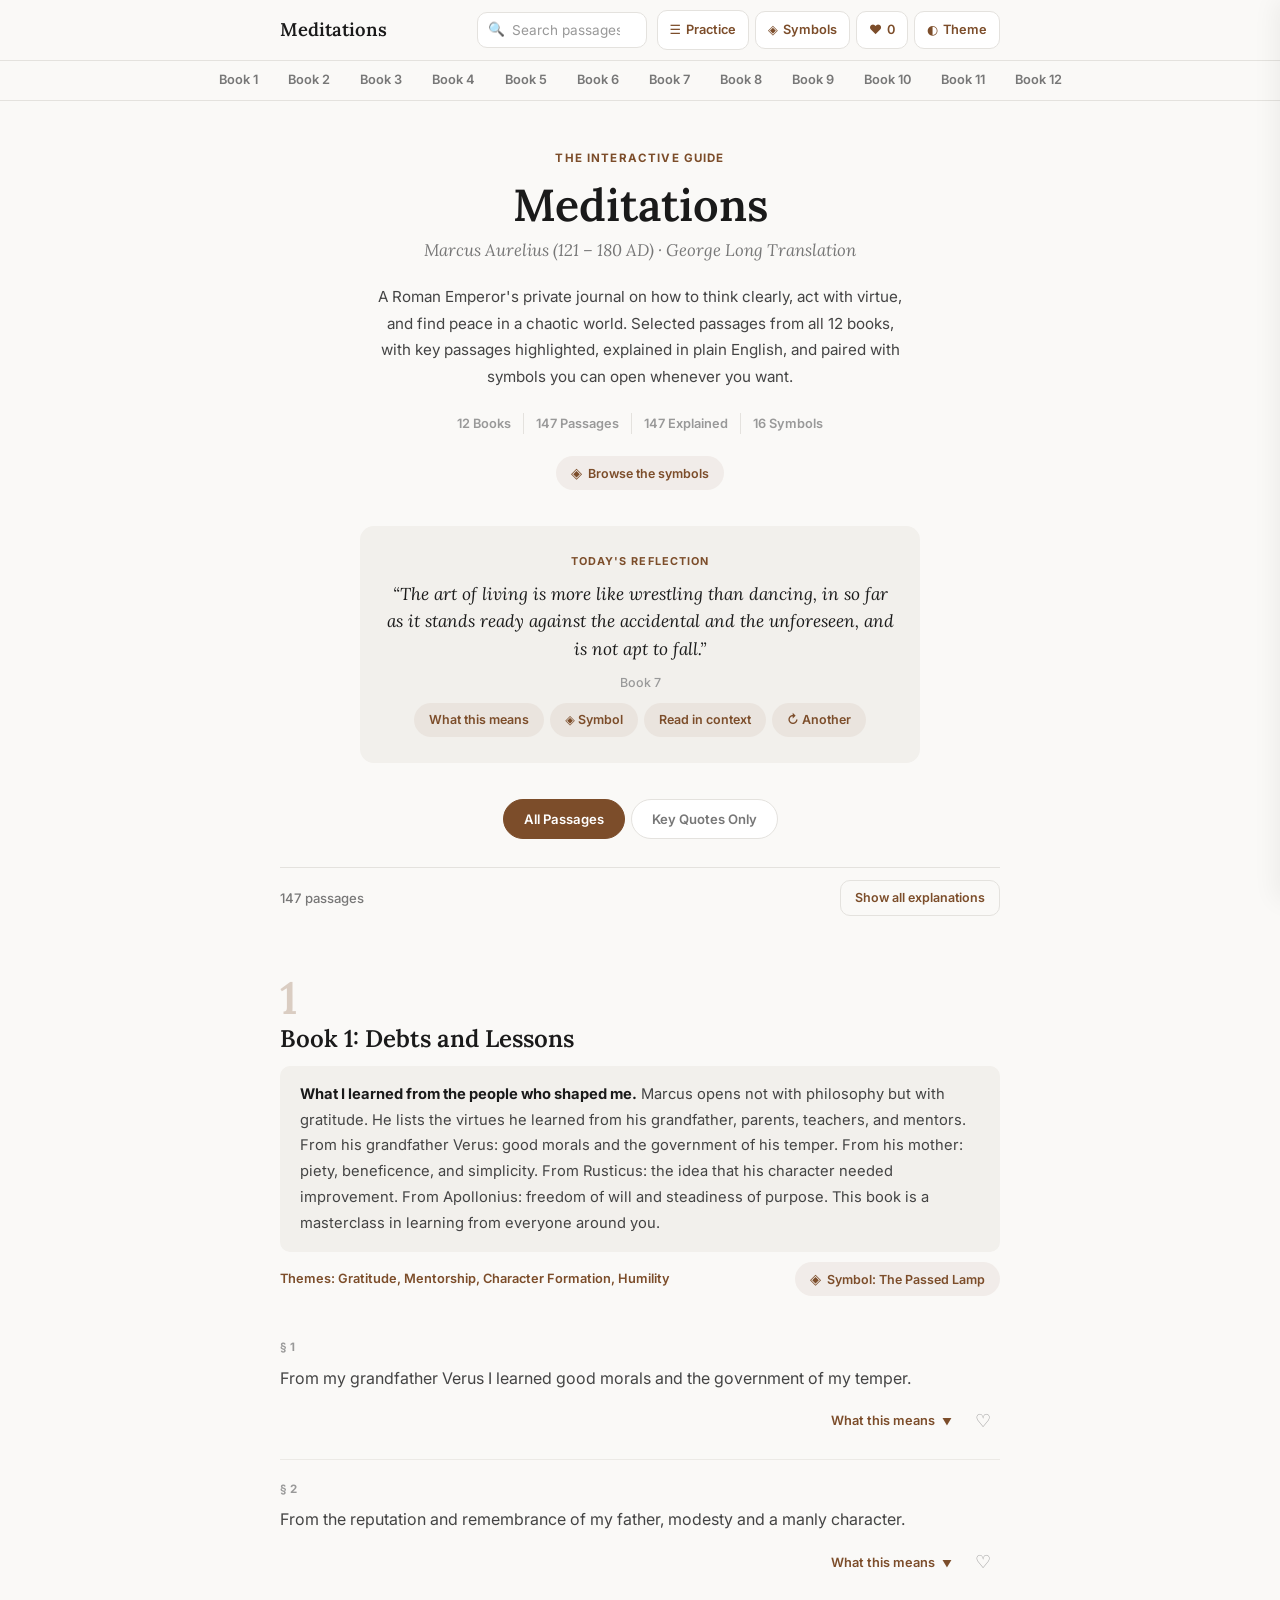
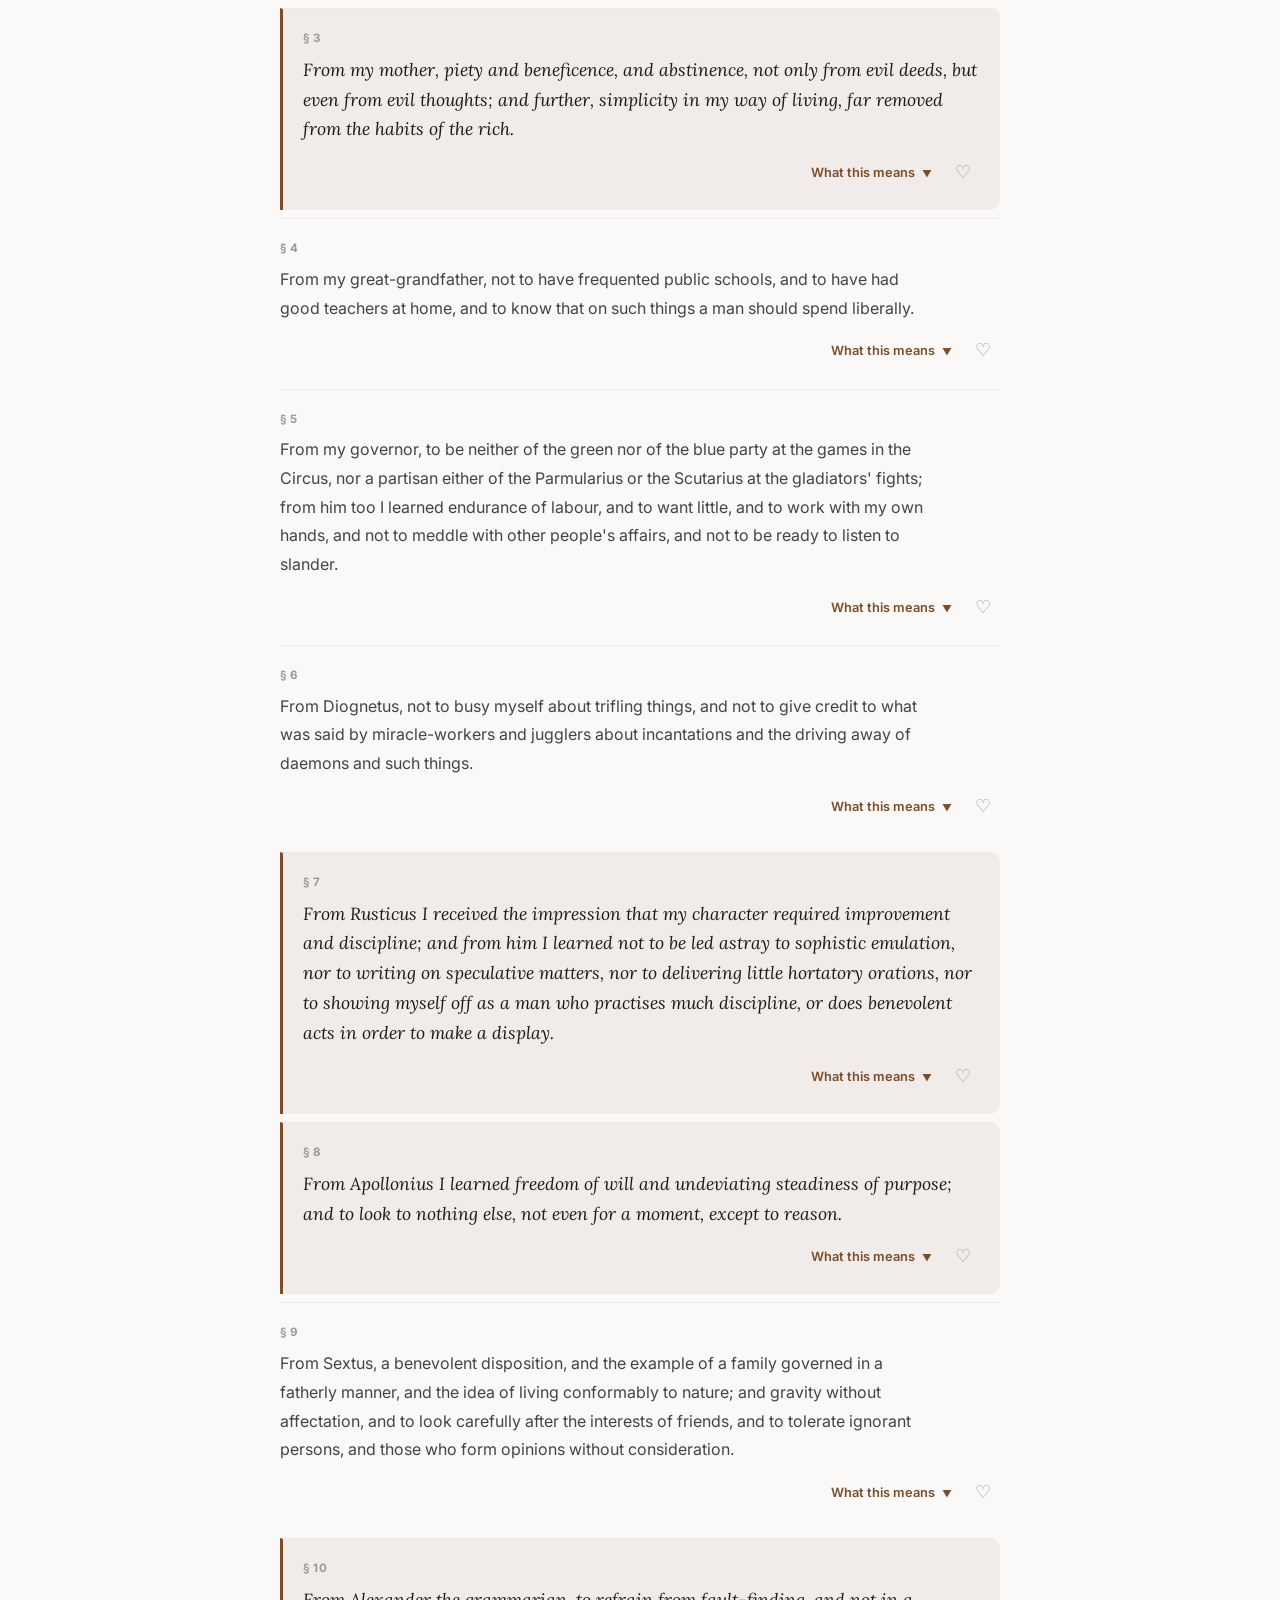
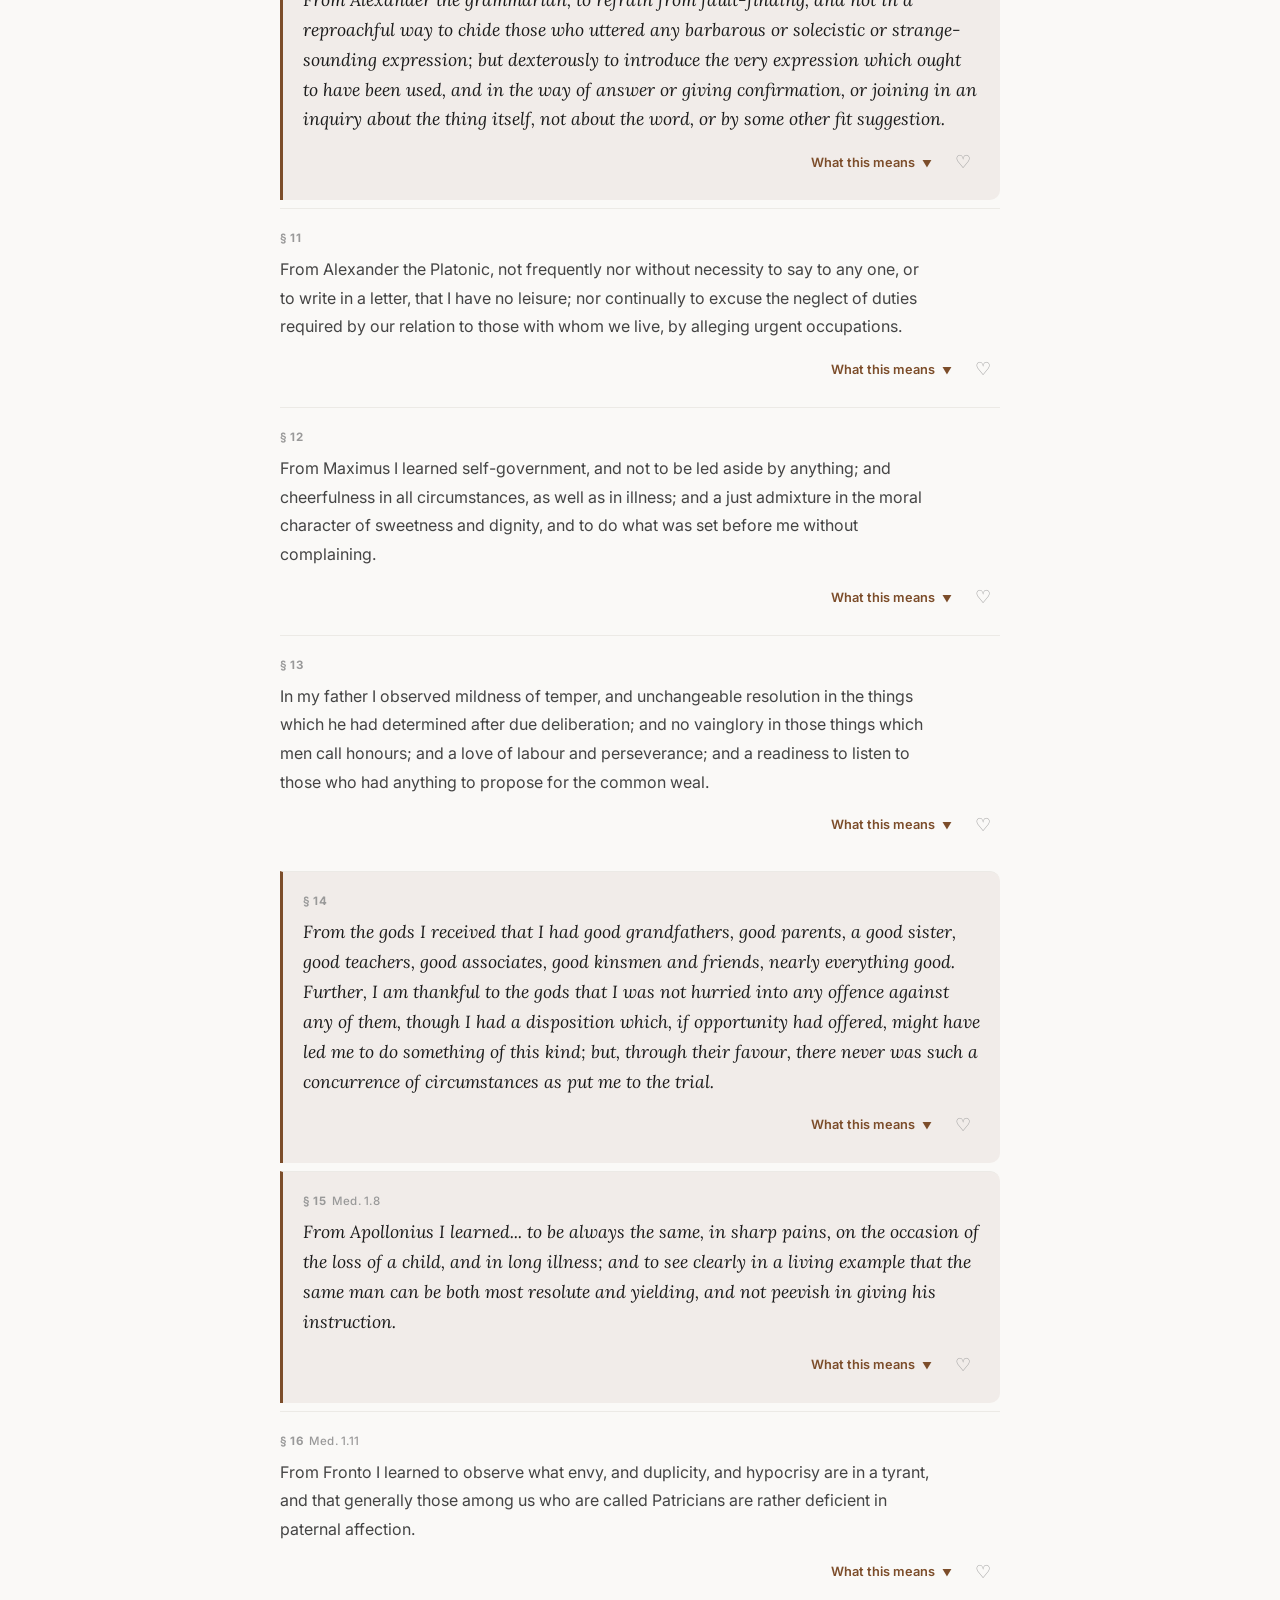
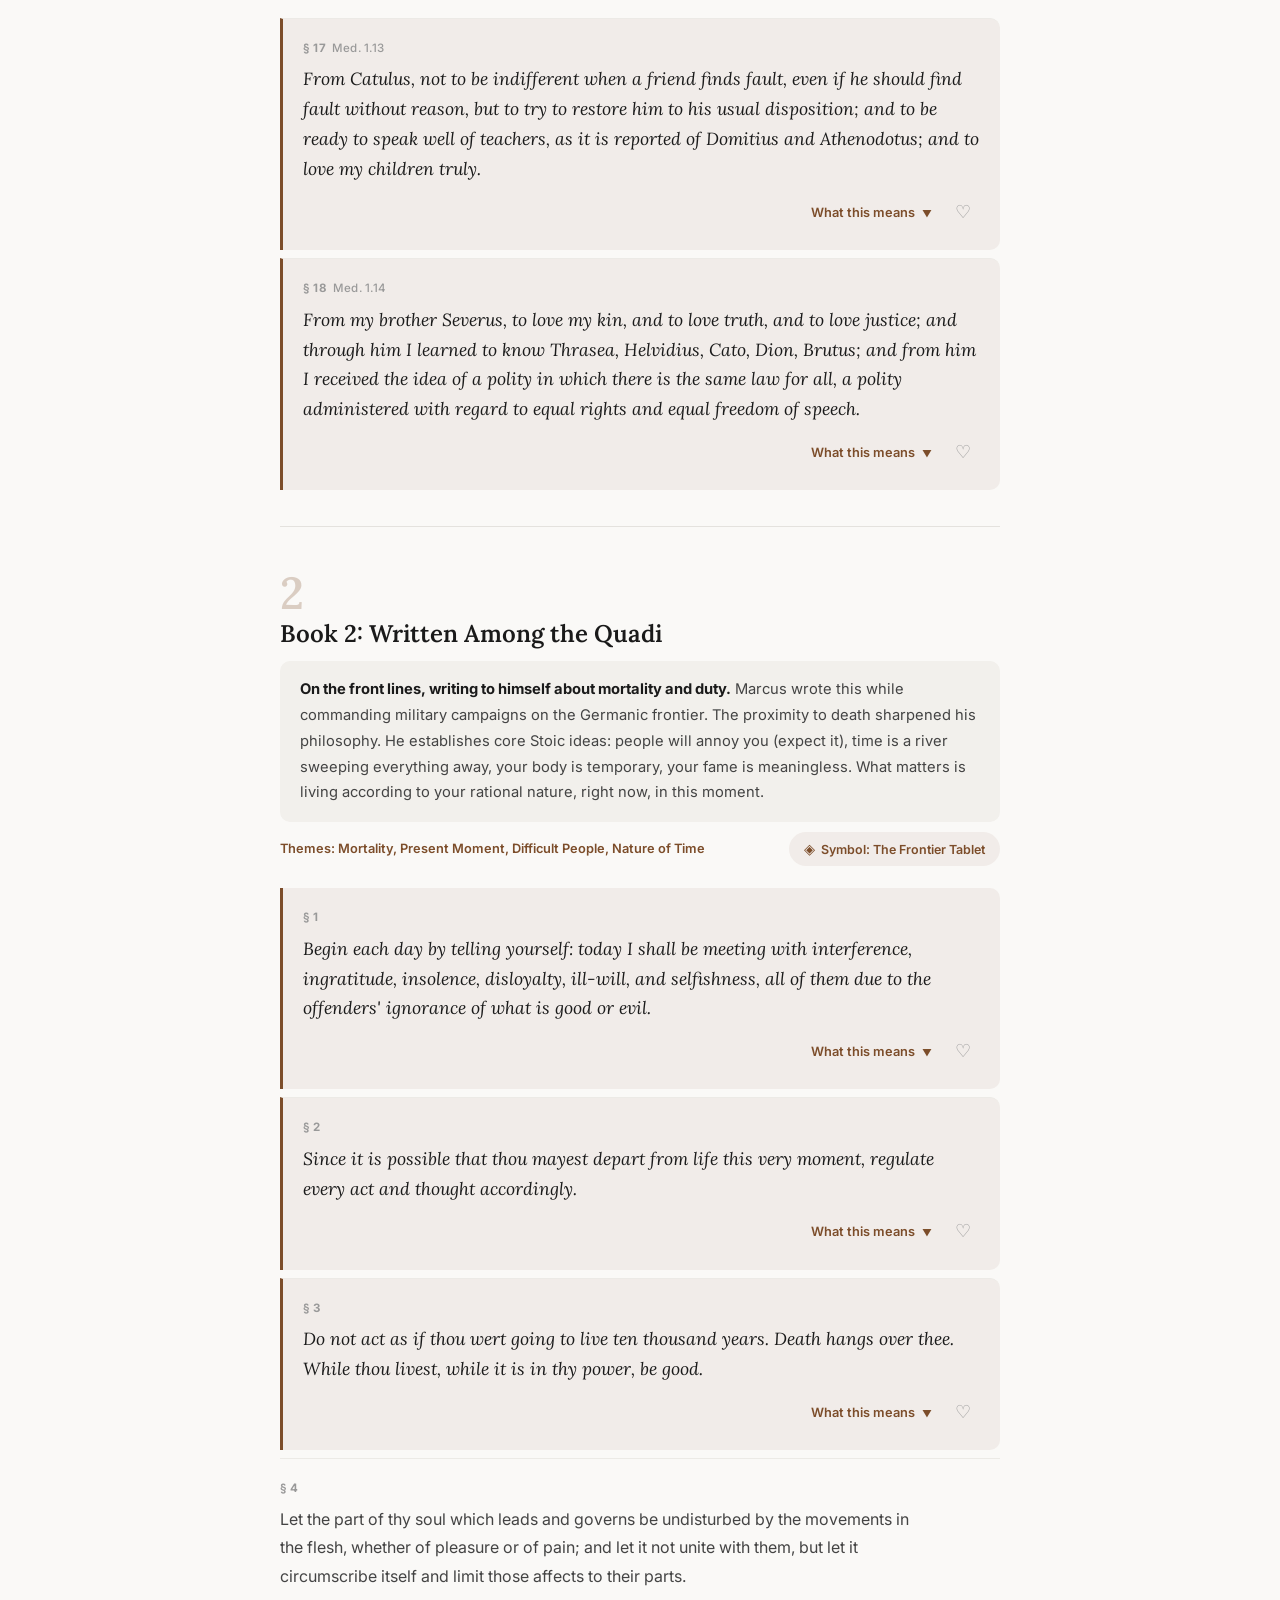
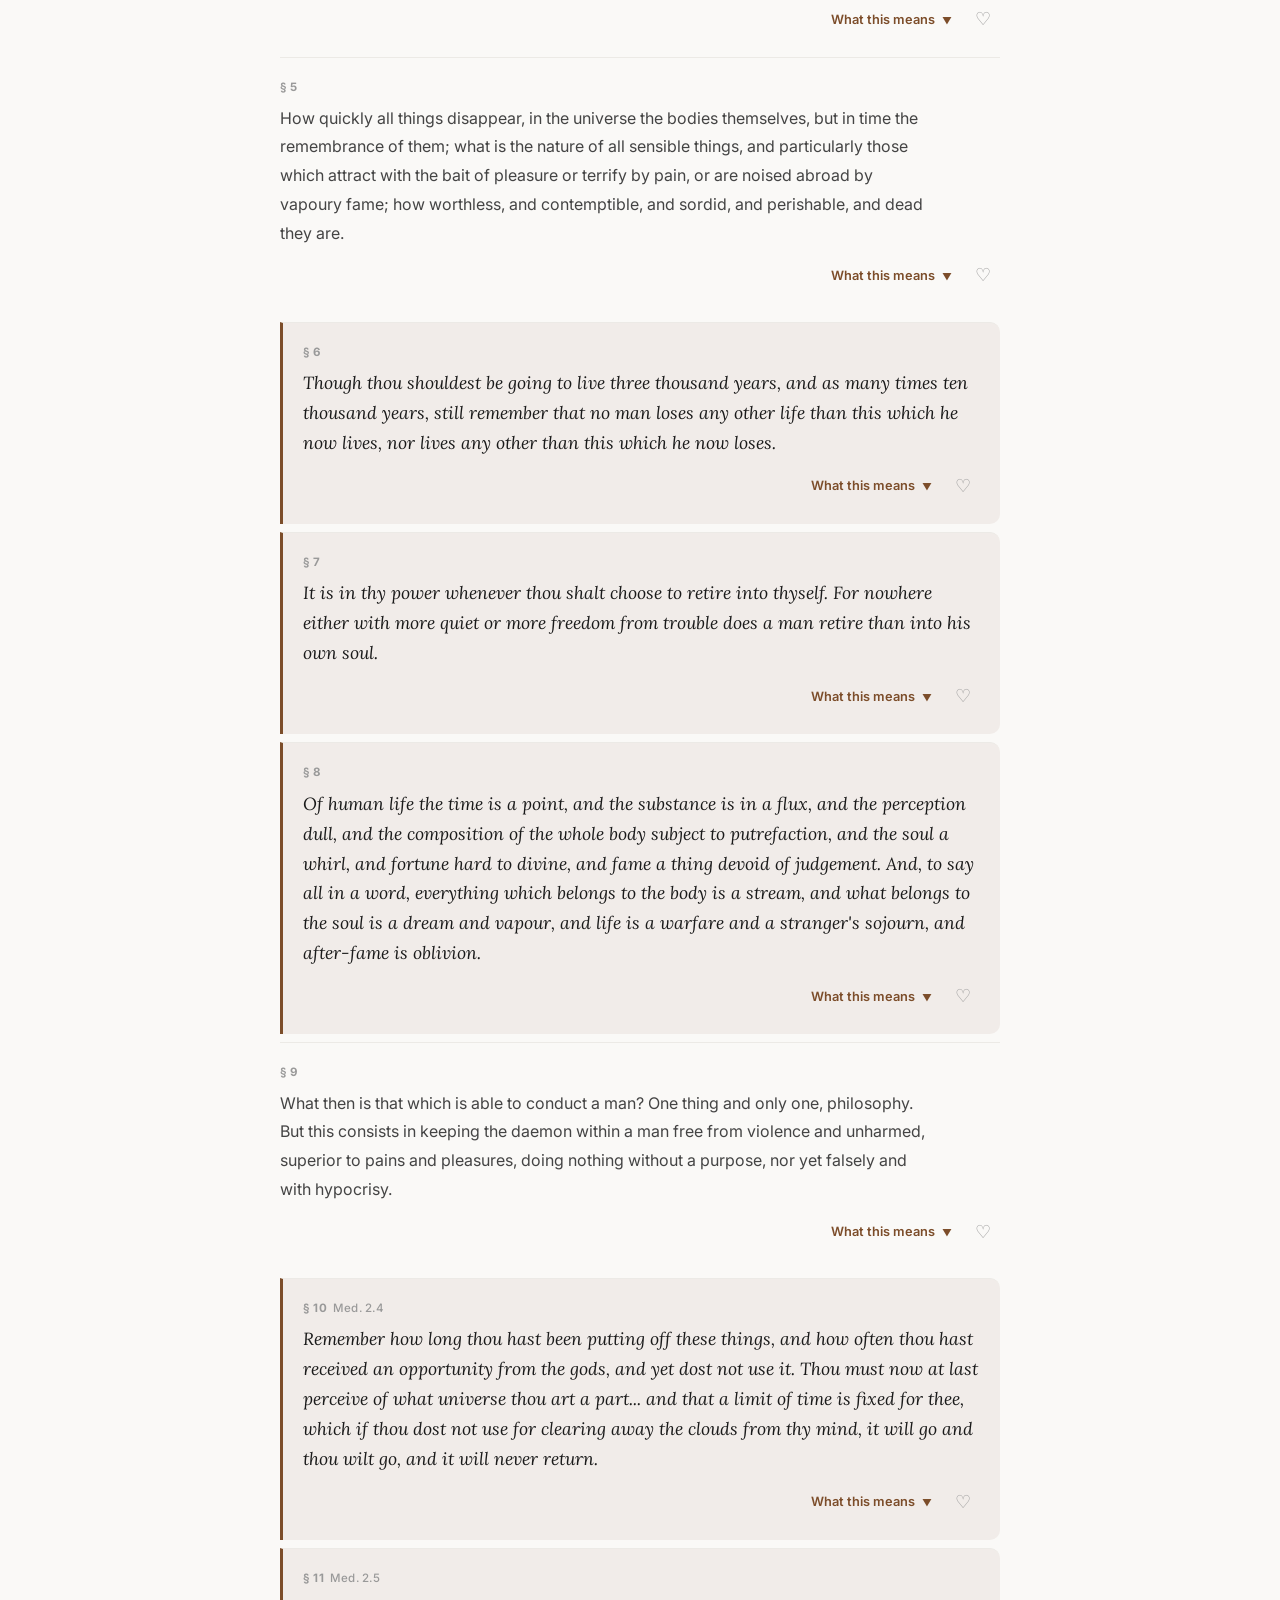
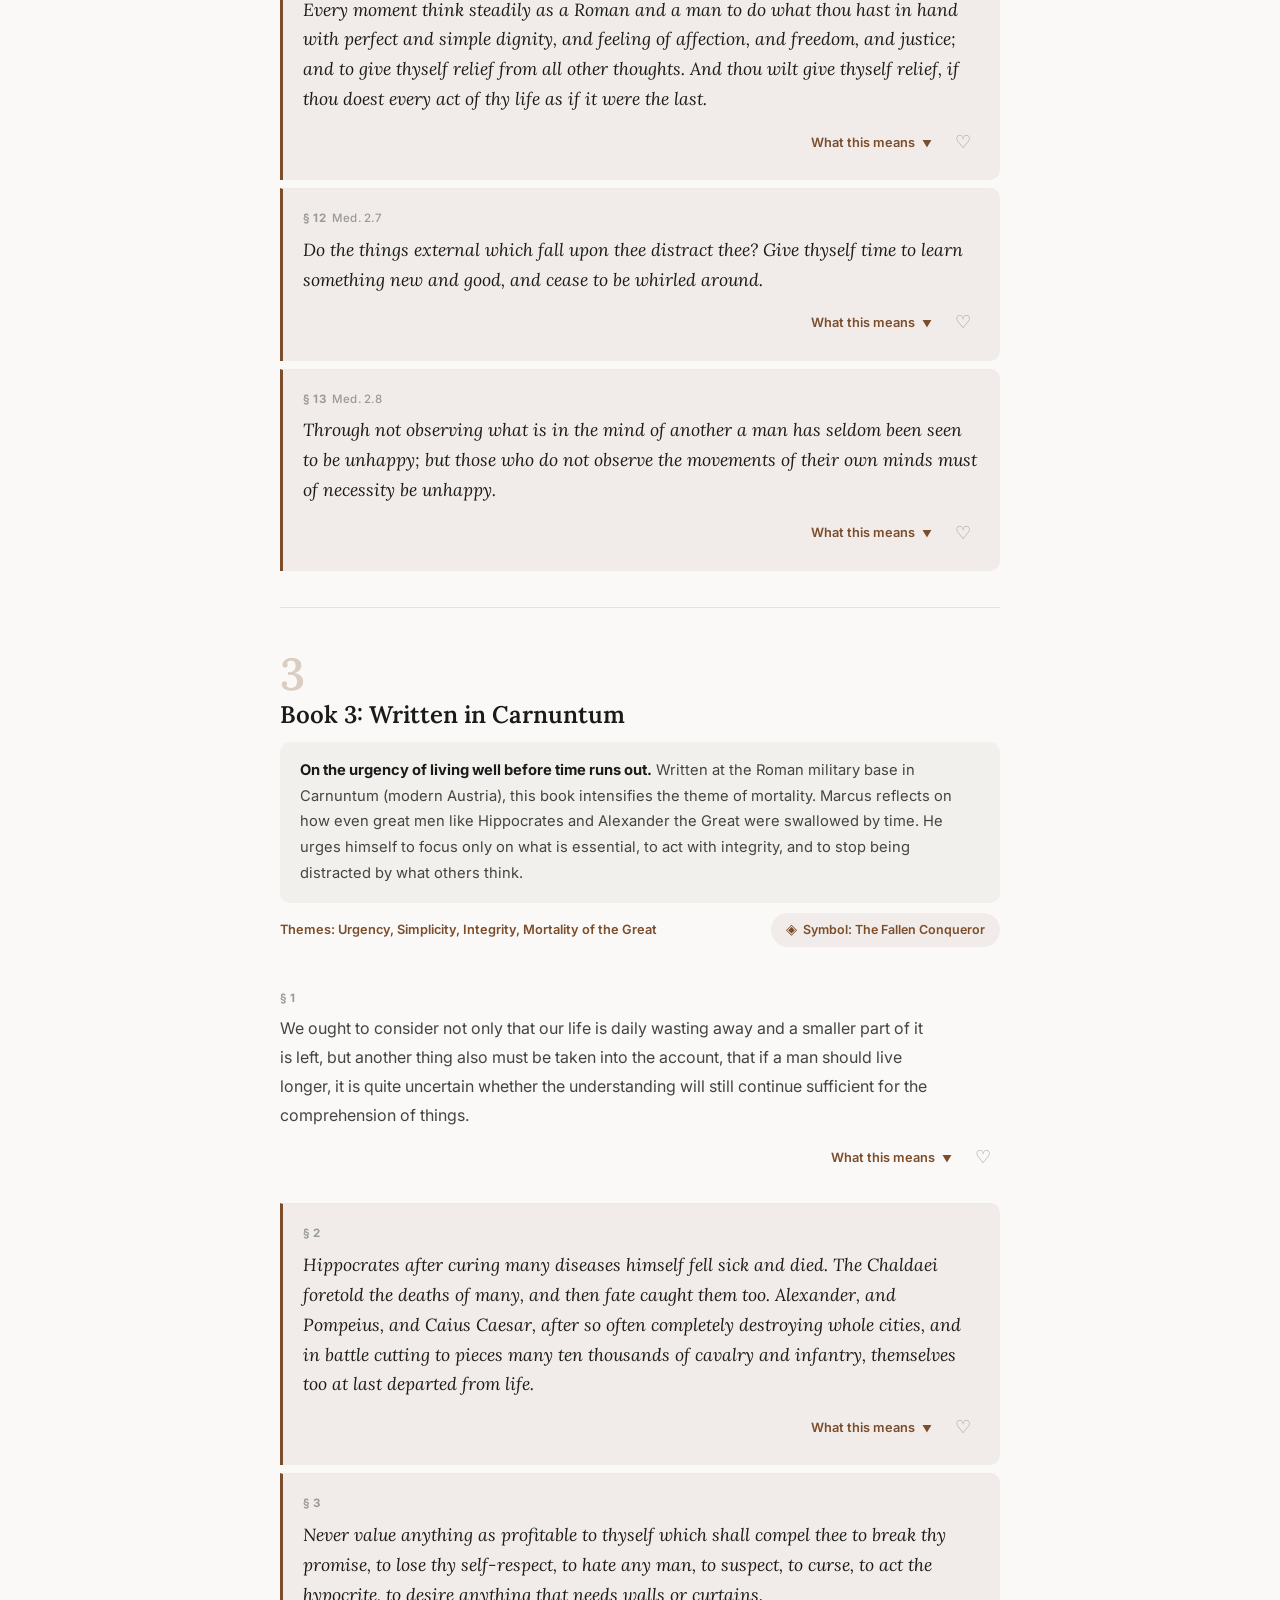
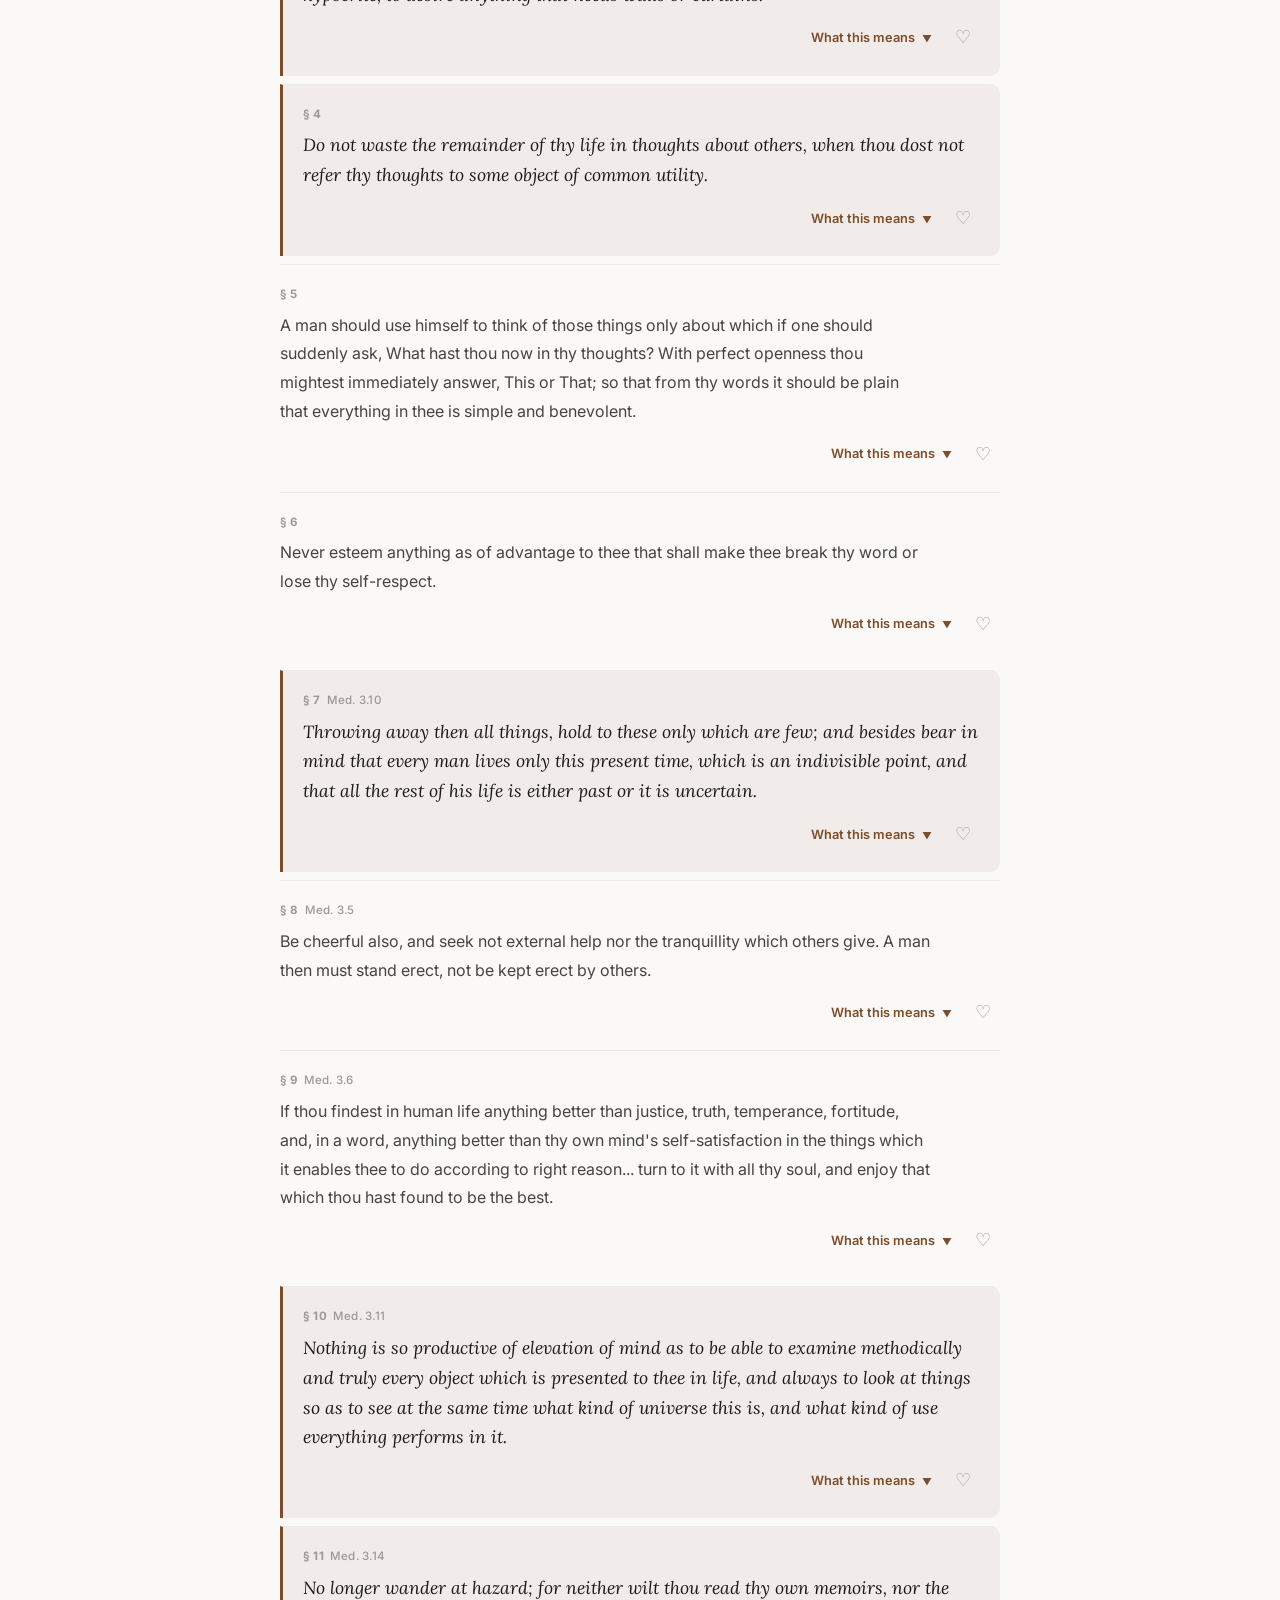
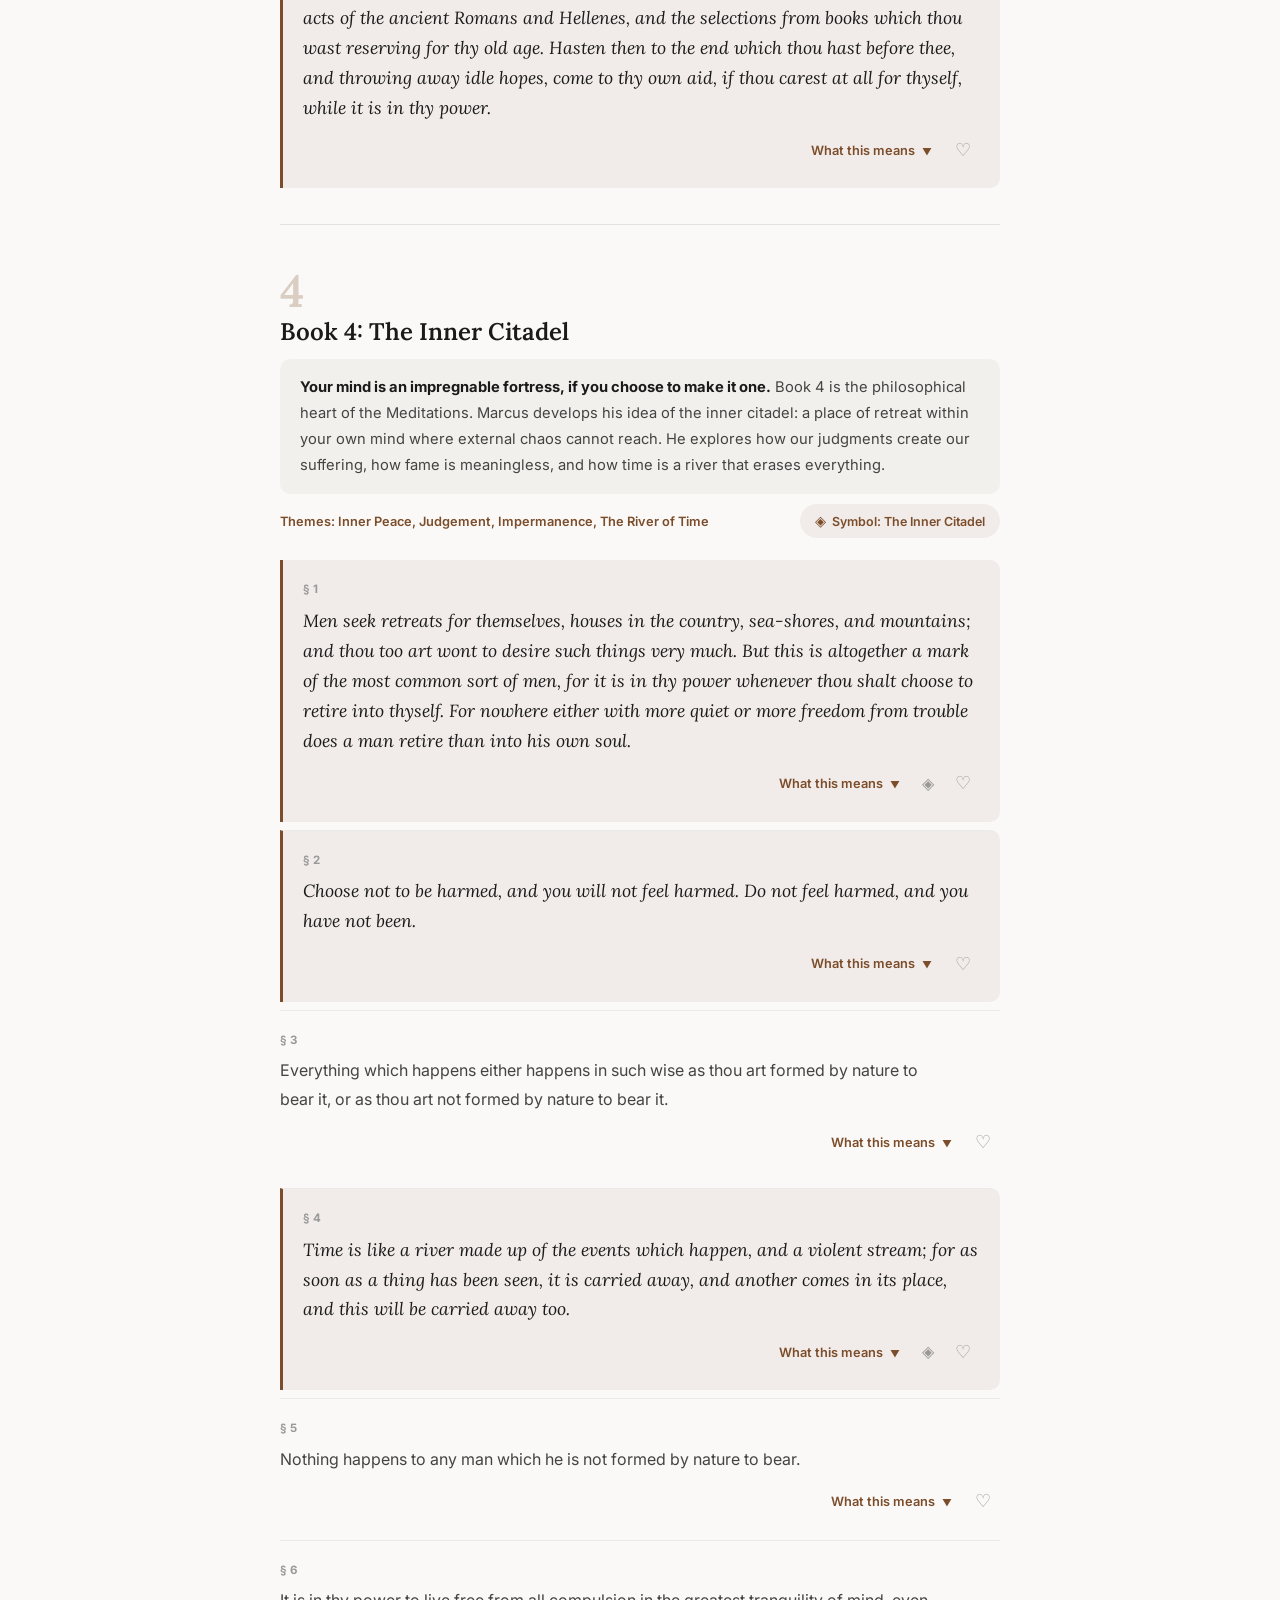
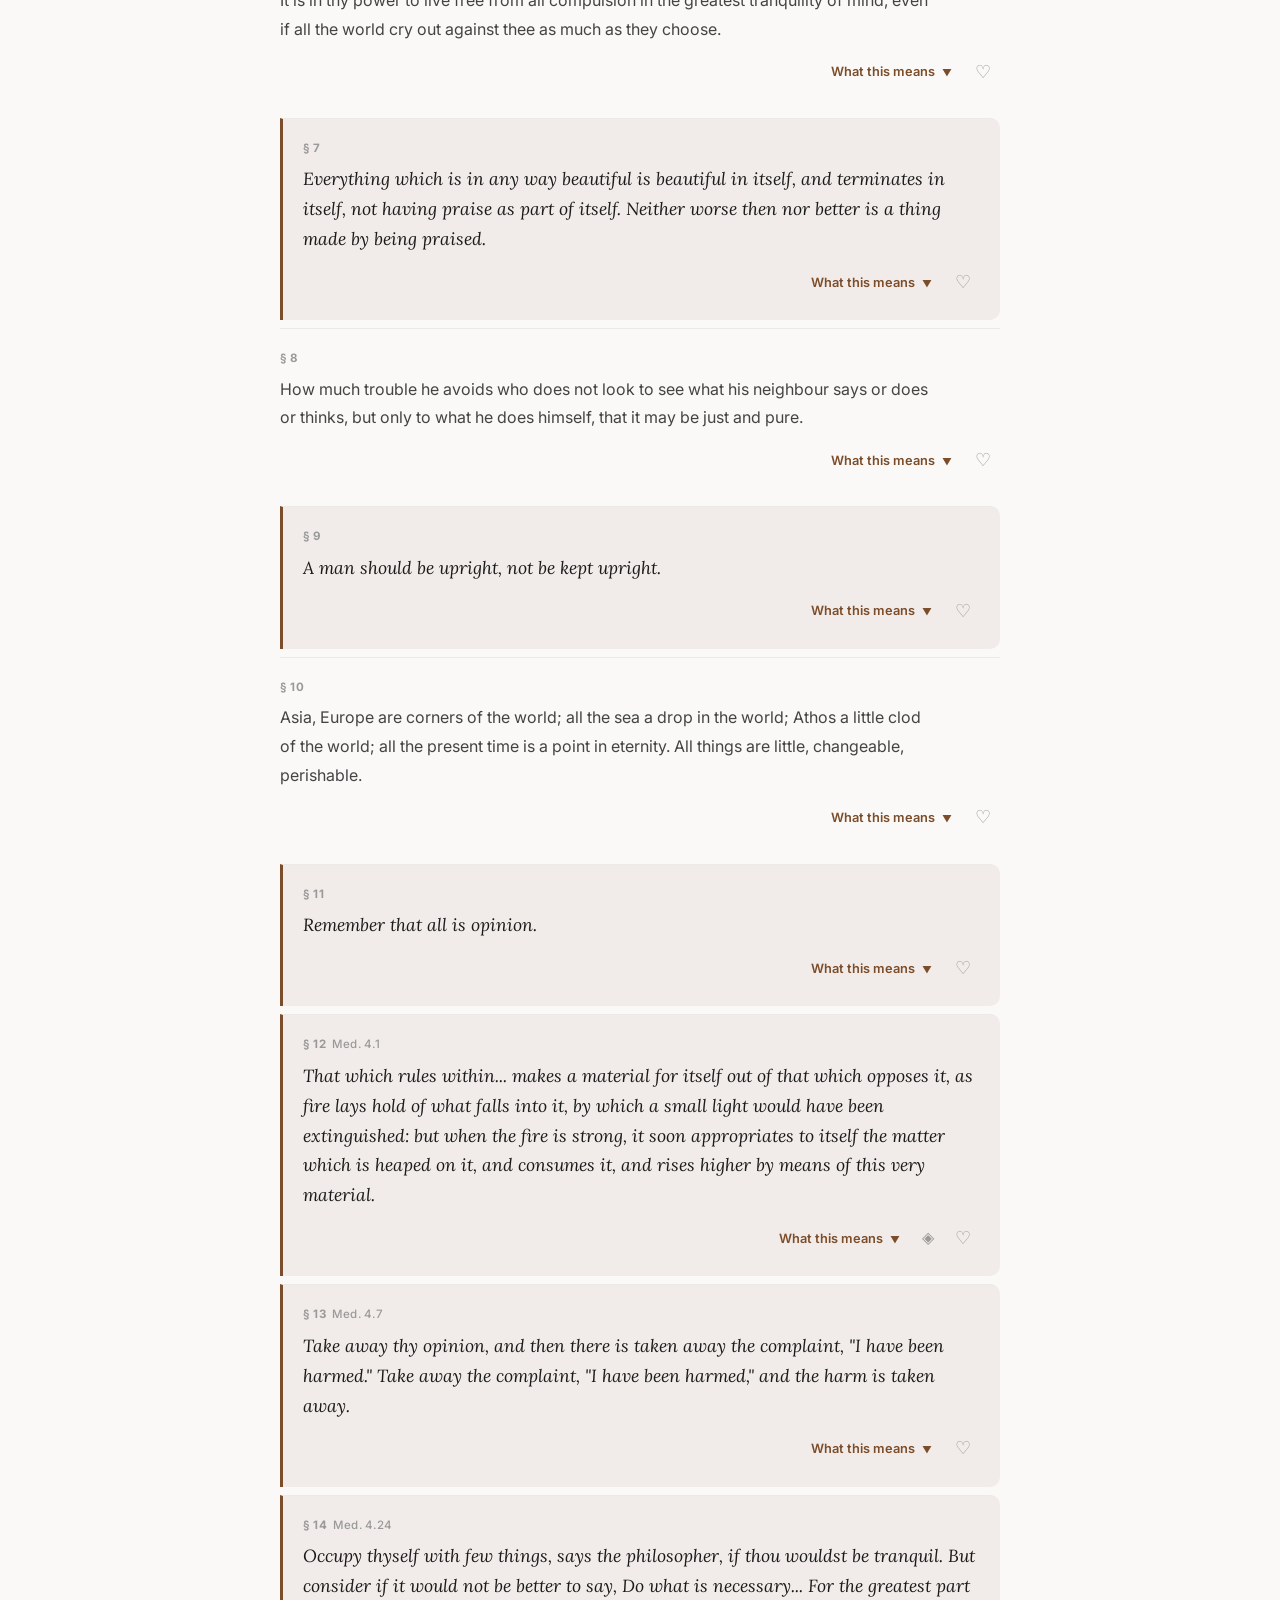
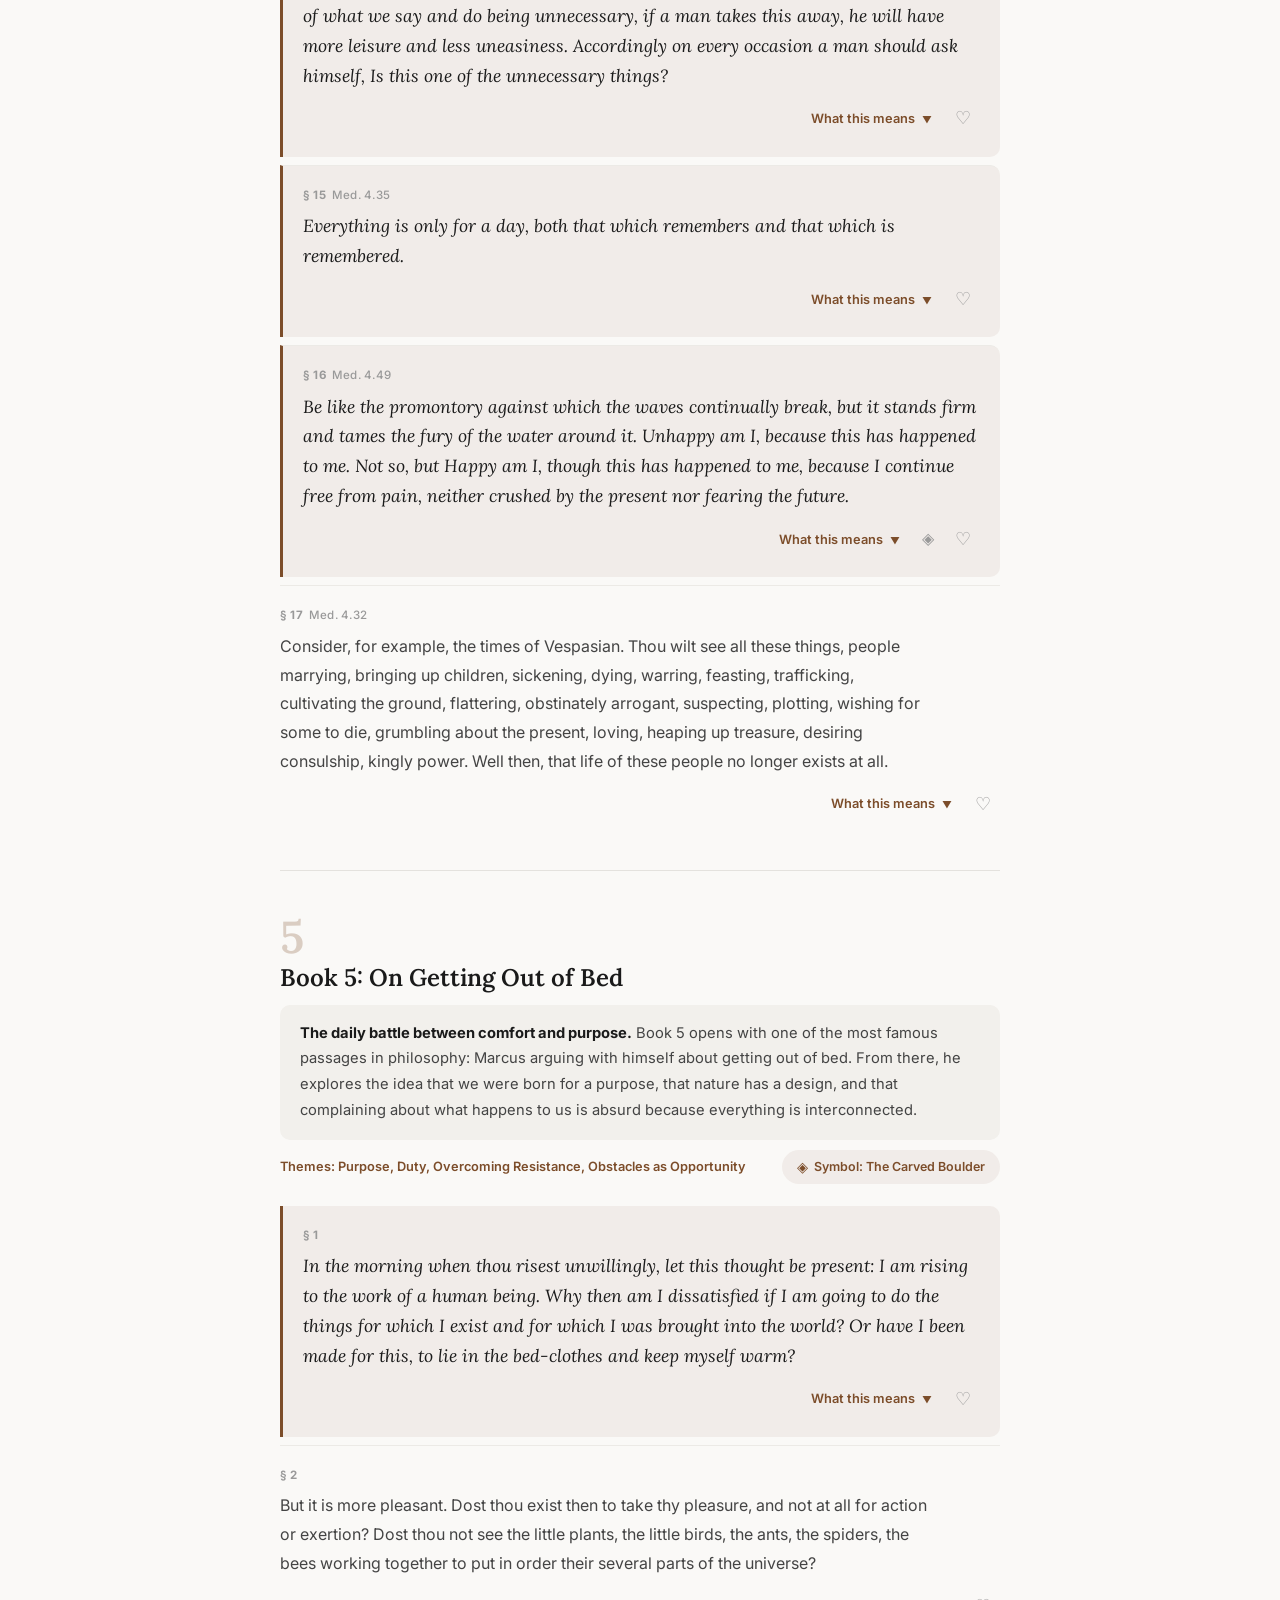
<file: index.html>
<!DOCTYPE html>
<html lang="en">
<head>
<meta charset="UTF-8">
<meta name="viewport" content="width=device-width, initial-scale=1.0, viewport-fit=cover">
<meta name="theme-color" content="#faf9f7">
<title>Meditations — Marcus Aurelius</title>
<script>
(function(){
  var t=null;try{t=localStorage.getItem('ma-theme')}catch(e){}
  var map={light:'current',dark:'night'};if(t&&map[t])t=map[t];
  var ok={simple:1,current:1,night:1,mtrx:1,imperial:1,olive:1};
  if(!t||!ok[t]){t=window.matchMedia&&window.matchMedia('(prefers-color-scheme:dark)').matches?'night':'current'}
  document.documentElement.setAttribute('data-theme',t);
})();
</script>
<link rel="preconnect" href="https://fonts.googleapis.com"><link rel="preconnect" href="https://fonts.gstatic.com" crossorigin>
<link href="https://fonts.googleapis.com/css2?family=Inter:wght@300;400;500;600;700&family=Lora:ital,wght@0,400;0,500;0,600;1,400&display=swap" rel="stylesheet">
<link rel="stylesheet" href="themes.css">
<style>
*,*::before,*::after{box-sizing:border-box;margin:0;padding:0}
html{scroll-behavior:smooth;scroll-padding-top:calc(var(--hdr-h) + 52px);-webkit-text-size-adjust:100%}
body{font-family:var(--f-body);background:var(--bg);color:var(--text);line-height:1.7;font-size:17px;-webkit-font-smoothing:antialiased;transition:background 0.25s ease,color 0.25s ease;overflow-x:hidden}
.disp{font-family:var(--f-display);font-weight:var(--d-weight);text-transform:var(--d-case);letter-spacing:var(--d-track)}
.pbar{position:fixed;top:0;left:0;height:3px;width:0;background:var(--accent);z-index:1001;pointer-events:none;transition:width 60ms linear}
.hdr{position:sticky;top:0;z-index:100;background:var(--bg);border-bottom:1px solid var(--border);transition:background 0.25s ease,border-color 0.25s ease;padding-top:env(safe-area-inset-top)}
.hdr-inner{max-width:760px;margin:0 auto;padding:10px 20px;display:flex;align-items:center;justify-content:space-between;gap:10px;flex-wrap:wrap}
.hdr-brand{font-family:var(--f-display);font-weight:var(--d-weight);text-transform:var(--d-case);letter-spacing:var(--d-track);font-size:1.15rem;color:var(--text);white-space:nowrap;text-decoration:none}
.hdr-right{display:flex;align-items:center;gap:6px;min-width:0;order:3}
.search-box{position:relative;min-width:0;order:2;margin-left:auto}
.search-box input{font-family:inherit;font-size:0.85rem;padding:9px 12px 9px 34px;width:170px;max-width:100%;border:1px solid var(--border);border-radius:var(--r);background:var(--bg-surface);color:var(--text);outline:none;transition:all 200ms ease;-webkit-appearance:none}
.search-box input::placeholder{color:var(--text-light)}
.search-box input:focus{width:210px;border-color:var(--accent);box-shadow:0 0 0 3px var(--accent-bg)}
.search-box .si{position:absolute;left:11px;top:50%;transform:translateY(-50%);color:var(--text-light);pointer-events:none;font-size:0.85rem}
.hdr-btn{display:flex;align-items:center;justify-content:center;min-height:38px;padding:8px 12px;border-radius:var(--r);border:1px solid var(--border);background:var(--bg-surface);color:var(--accent);cursor:pointer;font-family:inherit;font-size:0.8rem;font-weight:600;gap:5px;transition:all 150ms ease;white-space:nowrap;text-decoration:none}
.hdr-btn:hover{background:var(--accent-bg);border-color:var(--accent)}
.pill-nav{position:sticky;top:var(--hdr-h);z-index:99;background:var(--bg);border-bottom:1px solid var(--border);overflow-x:auto;scrollbar-width:none;-webkit-overflow-scrolling:touch;transition:background 0.25s ease}
.pill-nav::-webkit-scrollbar{display:none}
.pill-inner{max-width:760px;margin:0 auto;padding:0 20px;display:flex;gap:2px;min-width:max-content}
.pill{padding:11px 14px;font-size:0.8rem;font-weight:600;color:var(--text-muted);background:none;border:none;cursor:pointer;white-space:nowrap;border-bottom:2px solid transparent;transition:all 150ms ease;font-family:inherit}
.pill:hover{color:var(--text)}
.pill.on{color:var(--accent);border-bottom-color:var(--accent)}
.wrap{max-width:760px;margin:0 auto;padding:0 20px 80px}
.hero{text-align:center;padding:48px 0 36px}
.hero-ey{font-size:0.72rem;font-weight:700;letter-spacing:0.1em;text-transform:uppercase;color:var(--accent);margin-bottom:12px}
.hero h1{font-size:2.8rem;line-height:1.1;margin-bottom:6px;color:var(--text)}
.hero .au{font-family:var(--f-quote);font-size:1.05rem;font-style:var(--q-style);color:var(--text-muted);margin-bottom:20px}
.hero .hd{font-size:0.95rem;color:var(--text-mid);max-width:540px;margin:0 auto 22px;line-height:1.75}
.stats{display:flex;justify-content:center;flex-wrap:wrap;font-size:0.8rem;font-weight:600;color:var(--text-light);row-gap:6px}
.stats span{padding:0 12px}
.stats span+span{border-left:1px solid var(--border)}
.hero-acts{display:flex;justify-content:center;gap:8px;margin-top:22px;flex-wrap:wrap}
.daily{max-width:560px;margin:0 auto 36px;padding:26px 24px;background:var(--bg-card);border-radius:calc(var(--r) + 4px);text-align:center;transition:background 0.25s ease}
.daily-tag{font-size:0.68rem;font-weight:700;letter-spacing:0.1em;text-transform:uppercase;color:var(--accent);margin-bottom:10px}
.daily .dq{font-family:var(--f-quote);font-size:1.08rem;font-style:var(--q-style);line-height:1.6;color:var(--text);margin-bottom:8px}
.daily .dr{font-size:0.78rem;font-weight:500;color:var(--text-light);margin-bottom:10px}
.daily .dx{font-size:0.88rem;color:var(--text-mid);line-height:1.7;text-align:left;background:var(--bg-surface);border-radius:var(--r);padding:14px 16px;margin:4px 0 14px;display:none}
.daily .dx.open{display:block}
.daily-acts{display:flex;justify-content:center;gap:6px;flex-wrap:wrap}
.daily-acts button{font-family:inherit;font-size:0.78rem;font-weight:600;color:var(--accent);background:var(--accent-bg);border:1px solid transparent;border-radius:999px;padding:7px 14px;cursor:pointer;transition:all 150ms;min-height:34px}
.daily-acts button:hover{border-color:var(--accent)}
.mode-bar{display:flex;align-items:center;justify-content:center;gap:6px;margin-bottom:28px;flex-wrap:wrap}
.mode-btn{font-family:inherit;font-size:0.82rem;font-weight:600;padding:9px 20px;border-radius:999px;border:1px solid var(--border);background:var(--bg-surface);color:var(--text-muted);cursor:pointer;transition:all 150ms ease;min-height:40px}
.mode-btn:hover{border-color:var(--accent);color:var(--text)}
.mode-btn.on{background:var(--mode-active-bg);color:var(--mode-active-text);border-color:var(--mode-active-bg)}
.toolbar{display:flex;align-items:center;justify-content:space-between;padding:12px 0;margin-bottom:4px;border-top:1px solid var(--border);flex-wrap:wrap;gap:8px}
.toolbar .info{font-size:0.82rem;color:var(--text-muted);font-weight:500}
.toolbar button{font-family:inherit;font-size:0.78rem;font-weight:600;color:var(--accent);background:none;border:1px solid var(--border);border-radius:var(--r);padding:7px 14px;cursor:pointer;transition:all 150ms;min-height:36px}
.toolbar button:hover{background:var(--accent-bg)}
.book-sec{padding:44px 0 28px}
.book-sec+.book-sec{border-top:1px solid var(--border)}
.bk-num{font-size:2.8rem;line-height:1;color:var(--accent);opacity:0.25;margin-bottom:2px}
.bk-title{font-size:1.5rem;line-height:1.3;margin-bottom:12px;color:var(--text)}
.bk-summary{font-size:0.92rem;color:var(--text-mid);line-height:1.75;margin-bottom:10px;padding:16px 20px;background:var(--bg-card);border-radius:var(--r);transition:background 0.25s ease}
.bk-summary strong{color:var(--text);font-weight:700}
.bk-row{display:flex;align-items:center;justify-content:space-between;gap:10px;flex-wrap:wrap;margin-bottom:22px}
.bk-themes{font-size:0.8rem;color:var(--accent);font-weight:600}
.passage{padding:20px 0;position:relative}
.passage+.passage{border-top:1px solid var(--border-light)}
.passage.hide{display:none}
.passage .pnum{font-size:0.72rem;font-weight:700;color:var(--text-light);margin-bottom:6px;letter-spacing:0.02em}
.passage .pnum .ref{font-weight:500;margin-left:6px}
.passage .ptext{font-size:1rem;line-height:1.8;color:var(--text-mid);max-width:65ch;overflow-wrap:break-word}
.passage.highlighted{border-left:3px solid var(--accent);background:var(--accent-bg);border-radius:0 var(--r) var(--r) 0;padding:20px;margin:8px 0;transition:background 0.25s ease}
.passage.highlighted .ptext{font-family:var(--f-quote);font-size:1.1rem;font-style:var(--q-style);line-height:1.7;color:var(--text)}
.passage .pnote{font-size:0.76rem;color:var(--text-muted);margin-top:8px;padding:8px 12px;border:1px dashed var(--border);border-radius:var(--r);line-height:1.6}
.passage .pmeta{display:flex;align-items:center;justify-content:flex-end;margin-top:10px;flex-wrap:wrap;gap:6px}
.passage .pacts{display:flex;align-items:center;gap:4px;flex-wrap:wrap}
.exp-btn{font-family:inherit;font-size:0.8rem;font-weight:600;color:var(--accent);background:none;border:none;cursor:pointer;padding:7px 10px;border-radius:6px;transition:background 150ms;min-height:36px}
.exp-btn:hover{background:var(--accent-bg)}
.exp-btn .arr{display:inline-block;transition:transform 0.25s ease;font-size:0.6rem;margin-left:4px}
.exp-btn.open .arr{transform:rotate(180deg)}
.hrt{background:none;border:none;cursor:pointer;padding:6px 9px;color:var(--text-light);font-size:1.15rem;line-height:1;transition:color 150ms;border-radius:6px;min-height:36px}
.hrt:hover,.hrt.on{color:var(--accent)}
.expl{max-height:0;overflow:hidden;opacity:0;transition:max-height 0.45s ease,opacity 0.3s ease,margin 0.3s ease;margin-top:0}
.expl.open{max-height:1400px;opacity:1;margin-top:14px}
.expl-in{background:var(--bg-card);border-radius:var(--r);padding:18px 20px;transition:background 0.25s ease}
.expl-tag{font-size:0.68rem;font-weight:700;letter-spacing:0.08em;text-transform:uppercase;color:var(--accent);margin-bottom:6px}
.expl-txt{font-size:0.95rem;line-height:1.8;color:var(--text-mid)}
mark{background:var(--highlight-bg);color:inherit;border-radius:2px;padding:0 2px}
.no-res{text-align:center;padding:48px 0;display:none}
.no-res.show{display:block}
.no-res h3{font-family:var(--f-display);font-size:1.2rem;font-weight:600;margin-bottom:4px;color:var(--text)}
.no-res p{font-size:0.9rem;color:var(--text-muted)}
.overlay{position:fixed;inset:0;background:var(--overlay-bg);z-index:200;opacity:0;pointer-events:none;transition:opacity 0.25s ease}
.overlay.on{opacity:1;pointer-events:auto}
.panel{position:fixed;top:0;right:0;bottom:0;width:390px;max-width:92vw;background:var(--bg);z-index:201;transform:translateX(100%);transition:transform 0.35s cubic-bezier(0.16,1,0.3,1),background 0.25s ease;display:flex;flex-direction:column;box-shadow:-4px 0 24px var(--shadow-color)}
.panel.on{transform:translateX(0)}
.pnl-top{display:flex;align-items:center;justify-content:space-between;padding:20px;padding-top:calc(20px + env(safe-area-inset-top));border-bottom:1px solid var(--border)}
.pnl-top h3{font-family:var(--f-display);font-weight:var(--d-weight);text-transform:var(--d-case);font-size:1.15rem;color:var(--text)}
.pnl-x{width:40px;height:40px;display:flex;align-items:center;justify-content:center;border:none;background:none;color:var(--text-muted);cursor:pointer;font-size:1.3rem;border-radius:8px}
.pnl-x:hover{background:var(--bg-card)}
.pnl-body{flex:1;overflow-y:auto;padding:16px 20px;-webkit-overflow-scrolling:touch}
.pnl-item{padding:16px 0}
.pnl-item+.pnl-item{border-top:1px solid var(--border-light)}
.pnl-item .pq{font-family:var(--f-quote);font-size:0.95rem;font-style:var(--q-style);line-height:1.6;color:var(--text);margin-bottom:6px;cursor:pointer}
.pnl-item .pq:hover{color:var(--accent)}
.pnl-item .prm{font-size:0.78rem;font-weight:600;color:var(--accent);background:none;border:none;cursor:pointer;margin-top:4px;padding:4px 0;font-family:inherit}
.pnl-empty{text-align:center;padding:40px 0;color:var(--text-muted);font-size:0.9rem;line-height:1.7}
.btt{position:fixed;bottom:calc(20px + env(safe-area-inset-bottom));right:20px;width:46px;height:46px;border-radius:50%;background:var(--btt-bg);color:var(--btt-color);border:none;cursor:pointer;display:flex;align-items:center;justify-content:center;font-size:1.1rem;opacity:0;pointer-events:none;transition:all 0.25s ease;transform:translateY(8px);z-index:50;box-shadow:0 2px 12px var(--shadow-color)}
.btt.show{opacity:1;pointer-events:auto;transform:translateY(0)}
.ft{max-width:760px;margin:0 auto;padding:36px 20px calc(48px + env(safe-area-inset-bottom));border-top:1px solid var(--border);text-align:center}
.ft .fq{font-family:var(--f-quote);font-size:1rem;font-style:var(--q-style);color:var(--text-muted);line-height:1.6;max-width:460px;margin:0 auto 14px}
.ft .fw{font-size:0.75rem;font-weight:500;color:var(--text-light)}
@media(max-width:768px){body{font-size:16px}.hero{padding:36px 0 26px}.hero h1{font-size:2.3rem}.book-sec{padding:32px 0 20px}.bk-num{font-size:2.2rem}.bk-title{font-size:1.28rem}.bk-summary{padding:14px 16px;font-size:0.9rem}.passage.highlighted{padding:16px 14px}.passage.highlighted .ptext{font-size:1.04rem}.panel{width:100%;max-width:100%}}
@media(max-width:640px){
  .hdr-inner{padding:8px 14px;gap:8px}
  .hdr-btn .lbl{display:none}
  .hdr-btn{padding:8px 10px;min-width:40px}
  .hdr-right{order:2}
  .search-box{order:3;flex:1 0 100%;margin-left:0}
  .search-box input,.search-box input:focus{width:100%;font-size:16px}
  .pill-inner{padding:0 14px}.pill{padding:10px 11px;font-size:0.78rem}
  .wrap{padding:0 16px 60px}
  .daily{padding:20px 16px;margin-bottom:28px}.daily .dq{font-size:1rem}
}
@media(max-width:400px){.hero h1{font-size:1.9rem}.stats{flex-direction:column;gap:2px}.stats span{padding:2px 0}.stats span+span{border:none}.mode-bar{flex-direction:column}.mode-btn{width:100%}.hdr-right{gap:4px}.hdr-brand{font-size:1rem}}
</style>
</head>
<body>
<div class="pbar" id="pbar"></div>
<header class="hdr"><div class="hdr-inner">
<a href="index.html" class="hdr-brand">Meditations</a>
<div class="hdr-right">
<a href="practice.html" class="hdr-btn" title="Daily practice">&#9776; <span class="lbl">Practice</span></a>
<button class="hdr-btn" data-open-gallery title="Symbols">&#9672; <span class="lbl">Symbols</span></button>
<button class="hdr-btn" id="openSaved" title="Saved">&#9829; <span id="scount">0</span></button>
<button class="hdr-btn" id="themeBtn" title="Change theme">&#9680; <span class="lbl">Theme</span></button>
</div>
<div class="search-box"><span class="si">&#128269;</span><input type="search" id="search" placeholder="Search passages..." autocomplete="off"></div>
</div></header>
<nav class="pill-nav"><div class="pill-inner" id="pillNav"></div></nav>
<div class="wrap">
<section class="hero">
<div class="hero-ey">The Interactive Guide</div>
<h1 class="disp">Meditations</h1>
<p class="au">Marcus Aurelius (121 &ndash; 180 AD) &middot; George Long Translation</p>
<p class="hd">A Roman Emperor's private journal on how to think clearly, act with virtue, and find peace in a chaotic world. Selected passages from all 12 books, with key passages highlighted, explained in plain English, and paired with symbols you can open whenever you want.</p>
<div class="stats" id="stats"></div>
<div class="hero-acts"><button class="sym-btn" data-open-gallery><span class="gl">&#9672;</span> Browse the symbols</button></div>
</section>
<div class="daily" id="daily"></div>
<div class="mode-bar">
<button class="mode-btn on" data-mode="full">All Passages</button>
<button class="mode-btn" data-mode="highlights">Key Quotes Only</button>
</div>
<div class="toolbar"><span class="info" id="qcount"></span><button id="toggleAll">Show all explanations</button></div>
<div id="content"></div>
<div class="no-res" id="noRes"><h3>No matches found</h3><p>Try a different search term</p></div>
</div>
<footer class="ft">
<p class="fq">"The object of life is not to be on the side of the majority, but to escape finding oneself in the ranks of the insane."</p>
<p class="fw">Marcus Aurelius, Meditations &middot; Public Domain (George Long, 1862)</p>
<span class="mtrx-credit">Designed by <b>MTRX&trade;</b></span>
</footer>
<div class="overlay" id="overlay"></div>
<div class="panel" id="panel">
<div class="pnl-top"><h3>Saved Quotes</h3><button class="pnl-x" id="pnlX" aria-label="Close">&times;</button></div>
<div class="pnl-body" id="pnlBody"></div>
</div>
<button class="btt" id="btt" aria-label="Back to top">&uarr;</button>
<script src="theme.js"></script>
<script src="data.js"></script>
<script src="data-extra.js"></script>
<script src="data-plain.js"></script>
<script src="app.js"></script>
</body>
</html>
</file>
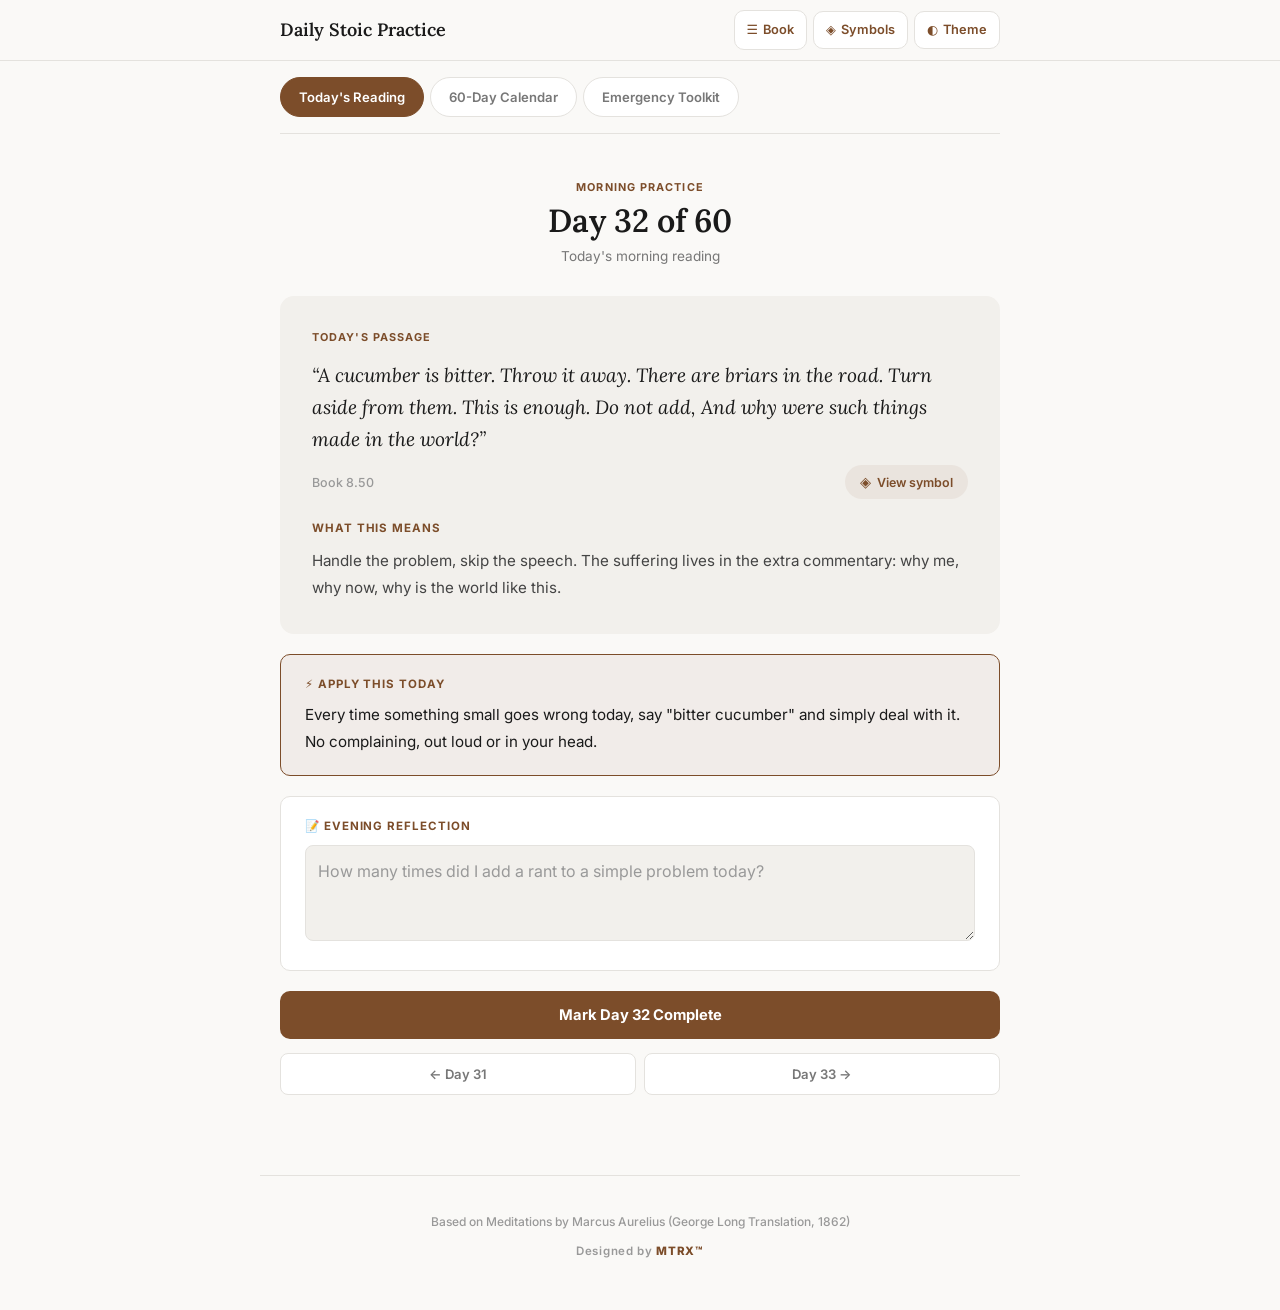
<file: practice.html>
<!DOCTYPE html>
<html lang="en">
<head>
<meta charset="UTF-8">
<meta name="viewport" content="width=device-width, initial-scale=1.0, viewport-fit=cover">
<meta name="theme-color" content="#faf9f7">
<title>Daily Stoic Practice — Meditations</title>
<script>
(function(){
  var t=null;try{t=localStorage.getItem('ma-theme')}catch(e){}
  var map={light:'current',dark:'night'};if(t&&map[t])t=map[t];
  var ok={simple:1,current:1,night:1,mtrx:1,imperial:1,olive:1};
  if(!t||!ok[t]){t=window.matchMedia&&window.matchMedia('(prefers-color-scheme:dark)').matches?'night':'current'}
  document.documentElement.setAttribute('data-theme',t);
})();
</script>
<link rel="preconnect" href="https://fonts.googleapis.com"><link rel="preconnect" href="https://fonts.gstatic.com" crossorigin>
<link href="https://fonts.googleapis.com/css2?family=Inter:wght@300;400;500;600;700&family=Lora:ital,wght@0,400;0,500;0,600;1,400&display=swap" rel="stylesheet">
<link rel="stylesheet" href="themes.css">
<style>
*,*::before,*::after{box-sizing:border-box;margin:0;padding:0}
html{scroll-behavior:smooth;-webkit-text-size-adjust:100%}
body{font-family:var(--f-body);background:var(--bg);color:var(--text);line-height:1.7;font-size:17px;-webkit-font-smoothing:antialiased;transition:background 0.25s ease,color 0.25s ease;overflow-x:hidden}
a{color:inherit;text-decoration:none}
.disp{font-family:var(--f-display);font-weight:var(--d-weight);text-transform:var(--d-case);letter-spacing:var(--d-track)}
.hdr{position:sticky;top:0;z-index:100;background:var(--bg);border-bottom:1px solid var(--border);transition:background 0.25s ease;padding-top:env(safe-area-inset-top)}
.hdr-inner{max-width:760px;margin:0 auto;padding:10px 20px;display:flex;align-items:center;justify-content:space-between;gap:10px}
.hdr-brand{font-family:var(--f-display);font-weight:var(--d-weight);text-transform:var(--d-case);letter-spacing:var(--d-track);font-size:1.12rem;color:var(--text);white-space:nowrap;overflow:hidden;text-overflow:ellipsis}
.hdr-right{display:flex;align-items:center;gap:6px;flex-shrink:0}
.hdr-btn{display:flex;align-items:center;justify-content:center;min-height:38px;padding:8px 12px;border-radius:var(--r);border:1px solid var(--border);background:var(--bg-surface);color:var(--accent);cursor:pointer;font-family:inherit;font-size:0.8rem;font-weight:600;gap:5px;transition:all 150ms;white-space:nowrap;text-decoration:none}
.hdr-btn:hover{background:var(--accent-bg);border-color:var(--accent)}
.wrap{max-width:760px;margin:0 auto;padding:0 20px 80px}
.tabs{display:flex;gap:6px;padding:16px 0;border-bottom:1px solid var(--border);margin-bottom:28px;overflow-x:auto;scrollbar-width:none}
.tabs::-webkit-scrollbar{display:none}
.tab{font-family:inherit;font-size:0.82rem;font-weight:600;padding:9px 18px;border-radius:999px;border:1px solid var(--border);background:var(--bg-surface);color:var(--text-muted);cursor:pointer;transition:all 150ms;white-space:nowrap;min-height:40px}
.tab:hover{border-color:var(--accent);color:var(--text)}
.tab.on{background:var(--mode-active-bg);color:var(--mode-active-text);border-color:var(--mode-active-bg)}
.sec{display:none}
.sec.active{display:block}
.today-header{text-align:center;padding:16px 0 28px}
.today-ey{font-size:0.68rem;font-weight:700;letter-spacing:0.1em;text-transform:uppercase;color:var(--accent);margin-bottom:6px}
.today-day{font-size:2rem;margin-bottom:4px;line-height:1.2}
.today-sub{font-size:0.85rem;color:var(--text-muted)}
.reading-card{background:var(--bg-card);border-radius:calc(var(--r) + 4px);padding:32px;margin-bottom:20px;transition:background 0.25s ease}
.reading-label{font-size:0.68rem;font-weight:700;letter-spacing:0.1em;text-transform:uppercase;color:var(--accent);margin-bottom:14px}
.reading-quote{font-family:var(--f-quote);font-size:1.2rem;font-style:var(--q-style);line-height:1.65;color:var(--text);margin-bottom:10px}
.reading-src{display:flex;align-items:center;justify-content:space-between;gap:10px;flex-wrap:wrap;font-size:0.78rem;font-weight:500;color:var(--text-light);margin-bottom:20px}
.reading-section h4{font-size:0.72rem;font-weight:700;letter-spacing:0.08em;text-transform:uppercase;color:var(--accent);margin-bottom:8px}
.reading-section p{font-size:0.95rem;line-height:1.8;color:var(--text-mid)}
.action-card{background:var(--accent-bg);border:1px solid var(--accent);border-radius:var(--r);padding:20px 24px;margin-bottom:20px}
.action-card h4,.reflection-card h4{font-size:0.72rem;font-weight:700;letter-spacing:0.08em;text-transform:uppercase;color:var(--accent);margin-bottom:8px}
.action-card p{font-size:0.95rem;line-height:1.75;color:var(--text)}
.reflection-card{background:var(--bg-surface);border:1px solid var(--border);border-radius:var(--r);padding:20px 24px;margin-bottom:20px}
.reflection-card textarea{width:100%;min-height:96px;font-family:inherit;font-size:16px;line-height:1.7;color:var(--text);background:var(--bg-card);border:1px solid var(--border);border-radius:8px;padding:12px;resize:vertical;outline:none;transition:border-color 150ms}
.reflection-card textarea::placeholder{color:var(--text-light)}
.reflection-card textarea:focus{border-color:var(--accent)}
.done-btn{display:block;width:100%;padding:15px;border-radius:var(--r);border:none;background:var(--mode-active-bg);color:var(--mode-active-text);font-family:inherit;font-size:0.92rem;font-weight:700;cursor:pointer;transition:opacity 150ms;margin-bottom:14px}
.done-btn:hover{opacity:0.9}
.done-btn.completed{background:var(--done-bg);color:var(--done-text);border:1px solid var(--done-border);cursor:default}
.nav-btns{display:flex;gap:8px;justify-content:space-between}
.nav-btn{flex:1;padding:12px;border-radius:8px;border:1px solid var(--border);background:var(--bg-surface);color:var(--text-muted);font-family:inherit;font-size:0.82rem;font-weight:600;cursor:pointer;transition:all 150ms;text-align:center}
.nav-btn:hover{border-color:var(--accent);color:var(--accent)}
.cal-head{font-size:0.72rem;font-weight:700;letter-spacing:0.08em;text-transform:uppercase;color:var(--text-muted);margin:6px 0 10px}
.cal-grid{display:grid;grid-template-columns:repeat(auto-fill,minmax(84px,1fr));gap:8px;margin-bottom:28px}
.cal-card{padding:14px 10px;border-radius:var(--r);border:1px solid var(--border);background:var(--bg-surface);text-align:center;cursor:pointer;transition:all 150ms;font:inherit;color:inherit}
.cal-card:hover{border-color:var(--accent);background:var(--accent-bg)}
.cal-card.today-card{border-color:var(--accent);background:var(--accent-bg)}
.cal-card.done-card{border-color:var(--done-border);background:var(--done-bg)}
.cal-num{font-family:var(--f-display);font-weight:var(--d-weight);font-size:1.35rem;color:var(--text);margin-bottom:2px;line-height:1.2}
.cal-card.done-card .cal-num,.cal-card.done-card .cal-status{color:var(--done-text)}
.cal-status{font-size:0.68rem;font-weight:600;color:var(--text-light);min-height:1em}
.cal-card.today-card .cal-status{color:var(--accent)}
.progress-bar-wrap{margin-bottom:28px}
.progress-label{display:flex;justify-content:space-between;font-size:0.78rem;font-weight:600;color:var(--text-muted);margin-bottom:6px}
.progress-track{height:8px;background:var(--bg-card);border-radius:4px;overflow:hidden}
.progress-fill{height:100%;background:var(--accent);border-radius:4px;transition:width 0.4s ease}
.toolkit-grid{display:grid;grid-template-columns:repeat(auto-fill,minmax(230px,1fr));gap:12px;margin-bottom:32px}
.toolkit-card{padding:20px;border-radius:var(--r);border:1px solid var(--border);background:var(--bg-surface);cursor:pointer;transition:all 150ms;text-align:left;font:inherit;color:inherit}
.toolkit-card:hover{border-color:var(--accent);background:var(--accent-bg)}
.toolkit-icon{font-size:1.6rem;margin-bottom:8px}
.toolkit-title{font-size:0.95rem;font-weight:700;margin-bottom:4px;color:var(--text)}
.toolkit-desc{font-size:0.82rem;color:var(--text-muted);line-height:1.5}
.toolkit-detail{display:none}
.toolkit-detail.active{display:block}
.toolkit-back{font-family:inherit;font-size:0.85rem;font-weight:600;color:var(--accent);background:none;border:none;cursor:pointer;padding:6px 0;margin-bottom:16px}
.toolkit-detail h2{font-size:1.5rem;margin-bottom:6px;line-height:1.3}
.toolkit-detail .tk-desc{font-size:0.9rem;color:var(--text-muted);margin-bottom:14px;line-height:1.7}
.tk-sym{margin-bottom:20px}
.tk-passage{padding:20px;background:var(--bg-card);border-radius:var(--r);margin-bottom:12px;transition:background 0.25s ease}
.tk-passage .tkq{font-family:var(--f-quote);font-size:1.05rem;font-style:var(--q-style);line-height:1.65;color:var(--text);margin-bottom:8px}
.tk-passage .tks{font-size:0.75rem;font-weight:600;color:var(--text-light);margin-bottom:10px}
.tk-passage .tka{font-size:0.92rem;line-height:1.75;color:var(--text-mid)}
.ft{max-width:760px;margin:0 auto;padding:36px 20px calc(48px + env(safe-area-inset-bottom));border-top:1px solid var(--border);text-align:center}
.ft p{font-size:0.75rem;font-weight:500;color:var(--text-light)}
@media(max-width:768px){body{font-size:16px}.reading-card{padding:24px 18px}.reading-quote{font-size:1.06rem}.action-card,.reflection-card{padding:18px}.today-day{font-size:1.6rem}}
@media(max-width:640px){.hdr-inner{padding:8px 14px}.hdr-btn .lbl{display:none}.hdr-btn{padding:8px 10px;min-width:40px}.wrap{padding:0 16px 60px}.tab{padding:8px 14px;font-size:0.8rem}.toolkit-grid{grid-template-columns:1fr 1fr;gap:10px}.toolkit-card{padding:14px}.toolkit-desc{font-size:0.78rem}.cal-grid{grid-template-columns:repeat(5,1fr);gap:6px}.cal-card{padding:10px 4px}.cal-num{font-size:1.1rem}.cal-status{font-size:0.6rem}}
@media(max-width:400px){.toolkit-grid{grid-template-columns:1fr}.nav-btns{flex-direction:column}.hdr-brand{font-size:0.98rem}}
</style>
</head>
<body>
<header class="hdr"><div class="hdr-inner">
<a href="practice.html" class="hdr-brand">Daily Stoic Practice</a>
<div class="hdr-right">
<a href="index.html" class="hdr-btn" title="Full book">&#9776; <span class="lbl">Book</span></a>
<button class="hdr-btn" data-open-gallery title="Symbols">&#9672; <span class="lbl">Symbols</span></button>
<button class="hdr-btn" id="themeBtn" title="Change theme">&#9680; <span class="lbl">Theme</span></button>
</div>
</div></header>
<div class="wrap">
<div class="tabs">
<button class="tab on" data-tab="today">Today's Reading</button>
<button class="tab" data-tab="calendar" id="calTab">Calendar</button>
<button class="tab" data-tab="toolkit">Emergency Toolkit</button>
</div>
<div class="sec active" id="sec-today">
<div class="today-header">
<div class="today-ey">Morning Practice</div>
<div class="today-day disp" id="todayTitle"></div>
<div class="today-sub" id="todaySub"></div>
</div>
<div id="todayContent"></div>
</div>
<div class="sec" id="sec-calendar">
<div class="today-header">
<div class="today-ey">Your Progress</div>
<div class="today-day disp" id="calTitle">Your Journey</div>
<div class="today-sub">One reading per day. The cycle repeats when you finish.</div>
</div>
<div class="progress-bar-wrap">
<div class="progress-label"><span id="progText"></span><span id="progPct">0%</span></div>
<div class="progress-track"><div class="progress-fill" id="progFill"></div></div>
</div>
<div id="calGrid"></div>
</div>
<div class="sec" id="sec-toolkit">
<div class="today-header">
<div class="today-ey">When You Need It</div>
<div class="today-day disp">Emergency Toolkit</div>
<div class="today-sub">Tap what you are feeling right now.</div>
</div>
<div class="toolkit-grid" id="tkGrid"></div>
<div class="toolkit-detail" id="tkDetail"></div>
</div>
</div>
<footer class="ft"><p>Based on Meditations by Marcus Aurelius (George Long Translation, 1862)</p><span class="mtrx-credit">Designed by <b>MTRX&trade;</b></span></footer>
<script src="theme.js"></script>
<script src="practice-data.js"></script>
<script src="practice.js"></script>
<script src="toolkit-extra.js"></script>
</body>
</html>
</file>
<file: themes.css>
/* ============================================================
   Meditations: shared theme layer (logic lives in theme.js)
   Themes: simple · current · night · mtrx · imperial · olive
   ============================================================ */
:root{
  --f-body:'Inter',-apple-system,BlinkMacSystemFont,'Segoe UI',system-ui,sans-serif;
  --f-display:'Lora',Georgia,serif;
  --f-quote:'Lora',Georgia,serif;
  --q-style:italic;--d-weight:600;--d-case:none;--d-track:0;
  --r:10px;--hdr-h:58px;
}
html[data-theme="current"]{--bg:#faf9f7;--bg-card:#f2f0ec;--bg-surface:#ffffff;--text:#1a1a1a;--text-mid:#444444;--text-muted:#777777;--text-light:#999999;--accent:#7c4d2a;--accent-bg:rgba(124,77,42,0.07);--accent-hover:#5e3a1f;--border:#e4e2de;--border-light:#eceae6;--highlight-bg:rgba(200,170,80,0.25);--shadow-color:rgba(0,0,0,0.06);--overlay-bg:rgba(0,0,0,0.25);--mode-active-bg:#7c4d2a;--mode-active-text:#ffffff;--btt-bg:#1a1a1a;--btt-color:#faf9f7;--done-bg:#e8f5e9;--done-text:#2e7d32;--done-border:#c8e6c9}
html[data-theme="night"]{--bg:#111111;--bg-card:#1a1a1a;--bg-surface:#1e1e1e;--text:#e0e0e0;--text-mid:#b0b0b0;--text-muted:#808080;--text-light:#606060;--accent:#d4a06a;--accent-bg:rgba(212,160,106,0.1);--accent-hover:#e0b88a;--border:#2a2a2a;--border-light:#222222;--highlight-bg:rgba(212,160,106,0.2);--shadow-color:rgba(0,0,0,0.35);--overlay-bg:rgba(0,0,0,0.6);--mode-active-bg:#d4a06a;--mode-active-text:#111111;--btt-bg:#e0e0e0;--btt-color:#111111;--done-bg:rgba(46,125,50,0.12);--done-text:#81c784;--done-border:rgba(46,125,50,0.25)}
html[data-theme="simple"]{--bg:#ffffff;--bg-card:#f6f6f6;--bg-surface:#ffffff;--text:#111111;--text-mid:#3a3a3a;--text-muted:#6b6b6b;--text-light:#9a9a9a;--accent:#111111;--accent-bg:rgba(0,0,0,0.05);--accent-hover:#000000;--border:#e6e6e6;--border-light:#f0f0f0;--highlight-bg:rgba(255,214,0,0.35);--shadow-color:rgba(0,0,0,0.06);--overlay-bg:rgba(0,0,0,0.3);--mode-active-bg:#111111;--mode-active-text:#ffffff;--btt-bg:#111111;--btt-color:#ffffff;--done-bg:#eef7ee;--done-text:#2e7d32;--done-border:#cfe8cf;--f-display:'Inter',system-ui,sans-serif;--f-quote:'Lora',Georgia,serif;--q-style:normal;--d-weight:700;--d-track:-0.02em;--r:6px}
html[data-theme="mtrx"]{--bg:#ECEAE4;--bg-card:#E1DED6;--bg-surface:#F7F6F2;--text:#000000;--text-mid:#2F3E46;--text-muted:#6E7180;--text-light:#8E909C;--accent:#E0601A;--accent-bg:rgba(237,105,29,0.11);--accent-hover:#c45212;--border:#BCBFCC;--border-light:#d5d6dc;--highlight-bg:rgba(237,105,29,0.25);--shadow-color:rgba(0,0,0,0.1);--overlay-bg:rgba(0,0,0,0.4);--mode-active-bg:#000000;--mode-active-text:#ECEAE4;--btt-bg:#ED691D;--btt-color:#000000;--done-bg:rgba(105,113,50,0.14);--done-text:#697132;--done-border:rgba(105,113,50,0.35);--f-body:'Nunito Sans',system-ui,sans-serif;--f-display:'Tanker','Nunito Sans',sans-serif;--f-quote:'Nunito Sans',system-ui,sans-serif;--q-style:italic;--d-weight:400;--d-case:uppercase;--d-track:0.02em;--r:4px}
html[data-theme="imperial"]{--bg:#17111f;--bg-card:#221a2d;--bg-surface:#1d1626;--text:#f1e9d8;--text-mid:#cfc4b0;--text-muted:#9a8fa8;--text-light:#74697f;--accent:#d8b45c;--accent-bg:rgba(216,180,92,0.1);--accent-hover:#e8c877;--border:#33283f;--border-light:#2a2134;--highlight-bg:rgba(216,180,92,0.22);--shadow-color:rgba(0,0,0,0.45);--overlay-bg:rgba(5,2,10,0.65);--mode-active-bg:#d8b45c;--mode-active-text:#17111f;--btt-bg:#d8b45c;--btt-color:#17111f;--done-bg:rgba(129,199,132,0.12);--done-text:#9fd49f;--done-border:rgba(129,199,132,0.25);--f-display:'Cinzel',Georgia,serif;--f-quote:'Cormorant Garamond',Georgia,serif;--d-weight:600;--d-track:0.03em;--r:8px}
html[data-theme="olive"]{--bg:#f4f2e8;--bg-card:#e9e6d6;--bg-surface:#fbfaf4;--text:#23261a;--text-mid:#474b38;--text-muted:#72765f;--text-light:#9a9d86;--accent:#5d6b2a;--accent-bg:rgba(93,107,42,0.09);--accent-hover:#46521e;--border:#dcd8c4;--border-light:#e7e4d3;--highlight-bg:rgba(176,160,60,0.28);--shadow-color:rgba(40,45,20,0.08);--overlay-bg:rgba(20,22,10,0.35);--mode-active-bg:#5d6b2a;--mode-active-text:#fbfaf4;--btt-bg:#23261a;--btt-color:#f4f2e8;--done-bg:rgba(93,107,42,0.12);--done-text:#4d5a20;--done-border:rgba(93,107,42,0.3);--f-display:'Cormorant Garamond',Georgia,serif;--f-quote:'Cormorant Garamond',Georgia,serif;--r:12px}

/* Theme-specific flavour */
html[data-theme="mtrx"] .hdr{border-bottom:2px solid #000}
html[data-theme="mtrx"] .hero h1{letter-spacing:0.04em}
html[data-theme="imperial"] .hero h1,html[data-theme="olive"] .hero h1{font-size:3rem}
html[data-theme="imperial"] .q-font,html[data-theme="olive"] .q-font{font-size:1.12em}
html[data-theme="simple"] .passage.highlighted{background:transparent}

/* ---------- Theme picker ---------- */
.tp-wrap{position:fixed;inset:0;z-index:400;display:none}
.tp-wrap.on{display:block}
.tp-scrim{position:absolute;inset:0;background:transparent}
.tp{position:absolute;top:calc(var(--hdr-h) + 6px);right:max(12px,calc((100vw - 760px)/2));width:280px;background:var(--bg-surface);border:1px solid var(--border);border-radius:calc(var(--r) + 4px);box-shadow:0 12px 40px var(--shadow-color);padding:14px}
.tp h4{font-family:var(--f-body);font-size:0.68rem;font-weight:700;letter-spacing:0.1em;text-transform:uppercase;color:var(--accent);margin:2px 4px 10px}
.tp-grid{display:grid;grid-template-columns:1fr 1fr;gap:8px}
.tp-opt{display:flex;align-items:center;gap:8px;padding:10px;border-radius:var(--r);border:1px solid var(--border);background:var(--bg);color:var(--text);cursor:pointer;font-family:var(--f-body);font-size:0.82rem;font-weight:600;text-align:left;min-height:44px}
.tp-opt:hover{border-color:var(--accent)}
.tp-opt.on{border-color:var(--accent);box-shadow:0 0 0 2px var(--accent-bg)}
.tp-sw{width:22px;height:22px;border-radius:50%;flex-shrink:0;border:1px solid rgba(128,128,128,0.35)}
@media(max-width:640px){.tp{top:auto;bottom:0;left:0;right:0;width:auto;border-radius:18px 18px 0 0;padding:16px 16px calc(18px + env(safe-area-inset-bottom))}.tp-scrim{background:var(--overlay-bg)}}

/* ---------- Symbol buttons ---------- */
.sym-btn{display:inline-flex;align-items:center;gap:6px;font-family:var(--f-body);font-size:0.78rem;font-weight:600;color:var(--accent);background:var(--accent-bg);border:1px solid transparent;border-radius:999px;padding:6px 14px;cursor:pointer;transition:border-color 150ms;min-height:34px}
.sym-btn:hover{border-color:var(--accent)}
.sym-btn .gl{font-size:0.9rem;line-height:1}
.sym-mini{background:none;border:none;cursor:pointer;color:var(--text-light);font-size:1rem;padding:5px 8px;border-radius:6px;line-height:1}
.sym-mini:hover{color:var(--accent);background:var(--accent-bg)}

/* ---------- Lightbox ---------- */
.lb{position:fixed;inset:0;z-index:500;background:var(--overlay-bg);backdrop-filter:blur(4px);-webkit-backdrop-filter:blur(4px);display:flex;align-items:center;justify-content:center;padding:20px;opacity:0;pointer-events:none;transition:opacity 0.25s ease}
.lb.on{opacity:1;pointer-events:auto}
.lb-card{position:relative;display:flex;width:100%;max-width:880px;max-height:calc(100vh - 40px);background:var(--bg-surface);border-radius:calc(var(--r) + 6px);overflow:hidden;box-shadow:0 20px 60px rgba(0,0,0,0.35);transform:translateY(10px) scale(0.98);transition:transform 0.3s cubic-bezier(0.16,1,0.3,1)}
.lb.on .lb-card{transform:none}
.lb-img{flex:0 0 46%;background:#efe6d3;position:relative;display:flex;align-items:center;justify-content:center;min-height:300px}
.lb-img img{width:100%;height:100%;object-fit:cover;display:block}
.lb-miss{display:none;padding:28px;text-align:center;color:#6b5a40;font-family:var(--f-body);font-size:0.85rem;line-height:1.6}
.lb-img.missing img{display:none}.lb-img.missing .lb-miss{display:block}
.lb-body{flex:1;padding:30px 28px 22px;overflow-y:auto;display:flex;flex-direction:column}
.lb-tag{font-family:var(--f-body);font-size:0.68rem;font-weight:700;letter-spacing:0.1em;text-transform:uppercase;color:var(--accent);margin-bottom:8px}
.lb-body h3{font-family:var(--f-display);font-weight:var(--d-weight);text-transform:var(--d-case);letter-spacing:var(--d-track);font-size:1.6rem;line-height:1.2;color:var(--text);margin-bottom:12px}
.lb-mean{font-family:var(--f-body);font-size:0.95rem;line-height:1.75;color:var(--text-mid);margin-bottom:16px}
.lb-q{font-family:var(--f-quote);font-style:var(--q-style);font-size:1.02rem;line-height:1.65;color:var(--text);border-left:3px solid var(--accent);padding:4px 0 4px 14px;margin-bottom:6px}
.lb-src{font-family:var(--f-body);font-size:0.75rem;color:var(--text-light);margin-bottom:18px;padding-left:17px}
.lb-nav{margin-top:auto;display:flex;align-items:center;justify-content:space-between;gap:8px;padding-top:12px;border-top:1px solid var(--border-light)}
.lb-nav button{font-family:var(--f-body);font-size:0.8rem;font-weight:600;color:var(--accent);background:none;border:1px solid var(--border);border-radius:8px;padding:8px 14px;cursor:pointer;min-height:40px}
.lb-nav button:hover{background:var(--accent-bg)}
.lb-nav span{font-family:var(--f-body);font-size:0.75rem;color:var(--text-light)}
.lb-x{position:absolute;top:10px;right:10px;z-index:2;width:40px;height:40px;border-radius:50%;border:none;background:rgba(0,0,0,0.45);color:#fff;font-size:1.3rem;cursor:pointer;line-height:1}
@media(max-width:700px){.lb{padding:0;align-items:flex-end}.lb-card{flex-direction:column;max-height:94vh;border-radius:18px 18px 0 0}.lb-img{flex:0 0 auto;height:48vh;min-height:0}.lb-body{padding:20px 18px calc(16px + env(safe-area-inset-bottom))}.lb-body h3{font-size:1.3rem}}

/* ---------- Symbol gallery ---------- */
.gal{position:fixed;inset:0;z-index:450;background:var(--bg);overflow-y:auto;opacity:0;pointer-events:none;transition:opacity 0.25s ease}
.gal.on{opacity:1;pointer-events:auto}
.gal-top{position:sticky;top:0;background:var(--bg);border-bottom:1px solid var(--border);z-index:2}
.gal-top-in{max-width:960px;margin:0 auto;padding:14px 20px;display:flex;align-items:center;justify-content:space-between;gap:12px}
.gal-top h2{font-family:var(--f-display);font-weight:var(--d-weight);text-transform:var(--d-case);letter-spacing:var(--d-track);font-size:1.25rem;color:var(--text)}
.gal-x{width:40px;height:40px;border-radius:8px;border:1px solid var(--border);background:var(--bg-surface);color:var(--text-muted);font-size:1.3rem;cursor:pointer}
.gal-intro{max-width:960px;margin:0 auto;padding:18px 20px 4px;font-family:var(--f-body);font-size:0.9rem;color:var(--text-muted);line-height:1.7}
.gal-grid{max-width:960px;margin:0 auto;padding:16px 20px 60px;display:grid;grid-template-columns:repeat(auto-fill,minmax(200px,1fr));gap:14px}
.gal-card{background:var(--bg-surface);border:1px solid var(--border);border-radius:calc(var(--r) + 2px);overflow:hidden;cursor:pointer;text-align:left;padding:0;font:inherit;color:inherit;transition:transform 150ms,border-color 150ms}
.gal-card:hover{transform:translateY(-2px);border-color:var(--accent)}
.gal-card .th{aspect-ratio:4/5;background:#efe6d3;overflow:hidden}
.gal-card img{width:100%;height:100%;object-fit:cover;display:block}
.gal-card .gt{padding:10px 12px 12px}
.gal-card .gb{font-family:var(--f-body);font-size:0.66rem;font-weight:700;letter-spacing:0.08em;text-transform:uppercase;color:var(--accent)}
.gal-card .gn{font-family:var(--f-display);font-weight:var(--d-weight);text-transform:var(--d-case);font-size:1rem;color:var(--text);line-height:1.3;margin-top:2px}
@media(max-width:520px){.gal-grid{grid-template-columns:1fr 1fr;gap:10px;padding:12px 14px 48px}.gal-top-in,.gal-intro{padding-left:14px;padding-right:14px}.gal-card .gn{font-size:0.9rem}}

/* ---------- Credit ---------- */
.mtrx-credit{display:block;margin-top:10px;font-family:var(--f-body);font-size:0.72rem;font-weight:600;letter-spacing:0.06em;color:var(--text-light)}
.mtrx-credit b{color:var(--accent);font-weight:800}
body.no-scroll{overflow:hidden}
</file>
